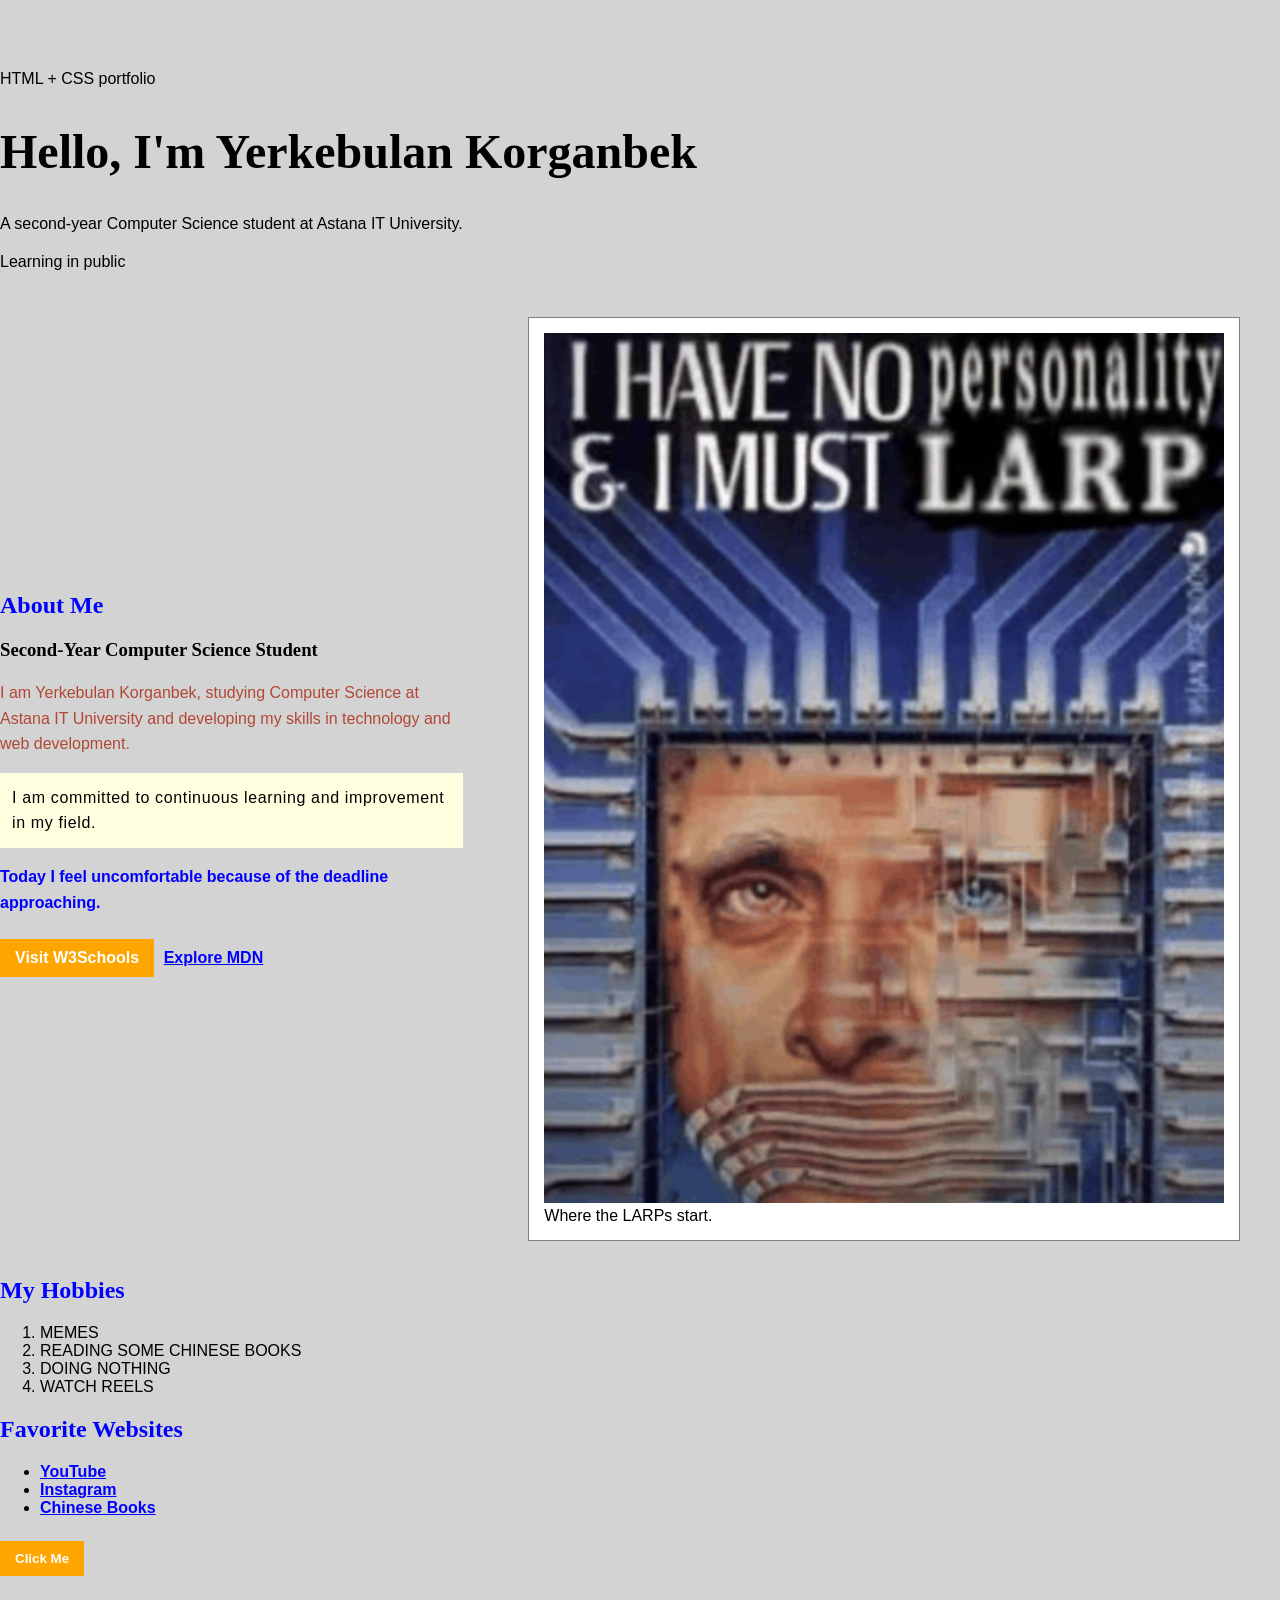
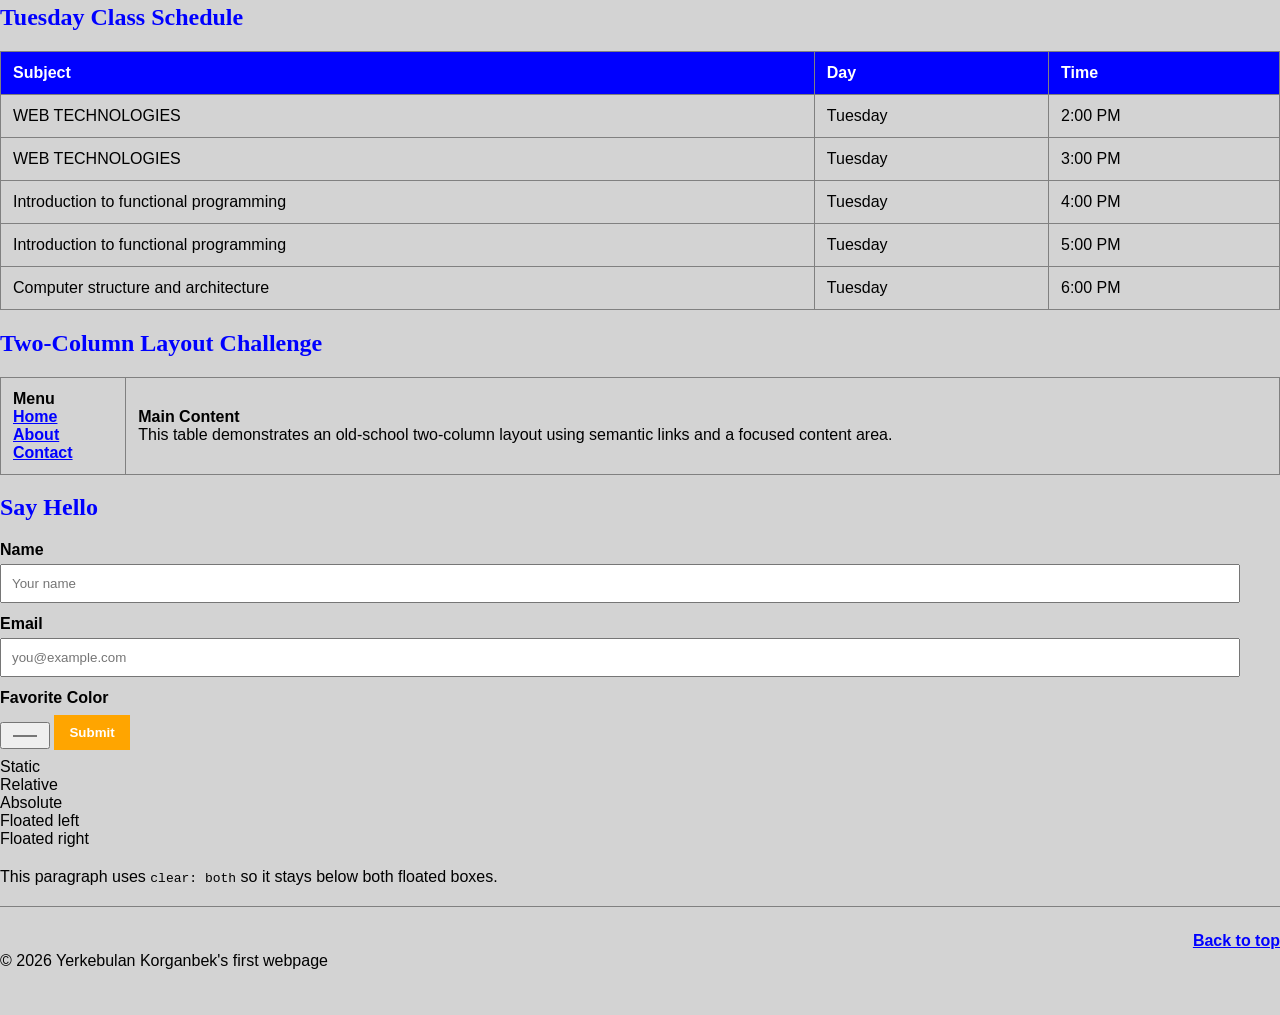
<file: assignment1/index.html>
<!DOCTYPE html>
<html lang="en">
<head>
	<meta charset="UTF-8">
	<meta name="viewport" content="width=device-width, initial-scale=1.0">
	<title>My First Webpage</title>
	<link rel="icon" type="image/png" href="favicon.png">
	<link rel="stylesheet" href="style.css">
	<style>
		.internal-note {
			letter-spacing: 0.04em;
		}
	</style>
</head>
<body>
	<div class="page-shell">
		<header class="site-header" id="top">
			<div>
				<p class="eyebrow">HTML + CSS portfolio</p>
				<h1 id="main-heading">Hello, I'm Yerkebulan Korganbek</h1>
				<p class="tagline">A second-year Computer Science student at Astana IT University.</p>
			</div>
			<div class="status-badge" aria-label="Current status">Learning in public</div>
		</header>

		<main>
			<section class="intro section-grid" aria-labelledby="about-heading">
				<div>
					<h2 id="about-heading">About Me</h2>
					<h3>Second-Year Computer Science Student</h3>
					<p style="color: #b24735;">I am Yerkebulan Korganbek, studying Computer Science at Astana IT University and developing my skills in technology and web development.</p>
					<p class="highlight internal-note">I am committed to continuous learning and improvement in my field.</p>
					<p class="mood">Today I feel uncomfortable because of the deadline approaching.</p>
					<a class="button-link" href="https://www.w3schools.com/" target="_blank" rel="noopener">Visit W3Schools</a>
					<a class="text-link" href="https://developer.mozilla.org/" target="_blank" rel="noopener">Explore MDN</a>
				</div>
				<figure class="profile-card">
					<img src="profile.jpg" alt="Profile photo of Yerkebulan Korganbek">
					<figcaption>Where the LARPs start.</figcaption>
				</figure>
			</section>

			<section class="section-grid two-panels" aria-label="Personal details">
				<div class="panel">
					<h2>My Hobbies</h2>
					<ol>
						<li>MEMES</li>
						<li>READING SOME CHINESE BOOKS</li>
						<li>DOING NOTHING</li>
						<li>WATCH REELS</li>
					</ol>
				</div>
				<div class="panel">
					<h2>Favorite Websites</h2>
					<ul>
						<li><a href="https://www.youtube.com/" target="_blank" rel="noopener">YouTube</a></li>
						<li><a href="https://www.instagram.com/" target="_blank" rel="noopener">Instagram</a></li>
						<li><a href="https://www.69shuba.com/" target="_blank" rel="noopener">Chinese Books</a></li>
					</ul>
					<button type="button">Click Me</button>
				</div>
			</section>

			<section class="panel schedule-panel" aria-labelledby="schedule-heading">
				<h2 id="schedule-heading">Tuesday Class Schedule</h2>
				<div class="table-wrap">
					<table>
						<thead>
							<tr><th>Subject</th><th>Day</th><th>Time</th></tr>
						</thead>
						<tbody>
							<tr><td>WEB TECHNOLOGIES</td><td>Tuesday</td><td>2:00 PM</td></tr>
							<tr><td>WEB TECHNOLOGIES</td><td>Tuesday</td><td>3:00 PM</td></tr>
							<tr><td>Introduction to functional programming</td><td>Tuesday</td><td>4:00 PM</td></tr>
                            <tr><td>Introduction to functional programming</td><td>Tuesday</td><td>5:00 PM</td></tr>
                            <tr><td>Computer structure and architecture</td><td>Tuesday</td><td>6:00 PM</td></tr>
						</tbody>
					</table>
				</div>
			</section>

			<section class="layout-challenge" aria-labelledby="layout-heading">
				<h2 id="layout-heading">Two-Column Layout Challenge</h2>
				<table class="layout-table">
					<tr>
						<td class="menu-column"><strong>Menu</strong><br><a href="#top">Home</a><br><a href="#about-heading">About</a><br><a href="#contact-heading">Contact</a></td>
						<td><strong>Main Content</strong><br>This table demonstrates an old-school two-column layout using semantic links and a focused content area.</td>
					</tr>
				</table>
			</section>

			<section class="panel contact-panel" aria-labelledby="contact-heading">
				<h2 id="contact-heading">Say Hello</h2>
				<form action="#" method="post">
					<label for="name">Name</label>
					<input id="name" name="name" type="text" placeholder="Your name" required>
					<label for="email">Email</label>
					<input id="email" name="email" type="email" placeholder="you@example.com" required>
					<label for="color">Favorite Color</label>
					<input id="color" name="color" type="color" value="#e76f51">
					<button type="submit">Submit</button>
				</form>
			</section>

			<section class="position-demo" aria-label="CSS positioning examples">
				<div class="position-box static-box">Static</div>
				<div class="position-box relative-box">Relative</div>
				<div class="position-box absolute-box">Absolute</div>
			</section>

			<section class="float-demo" aria-label="CSS float and clear examples">
				<div class="float-box float-left">Floated left</div>
				<div class="float-box float-right">Floated right</div>
				<p class="clear-fix">This paragraph uses <code>clear: both</code> so it stays below both floated boxes.</p>
			</section>
		</main>

		<footer class="site-footer">
			<p>&copy; 2026 Yerkebulan Korganbek's first webpage</p>
			<a href="#top">Back to top</a>
		</footer>
	</div>
</body>
</html>
</file>
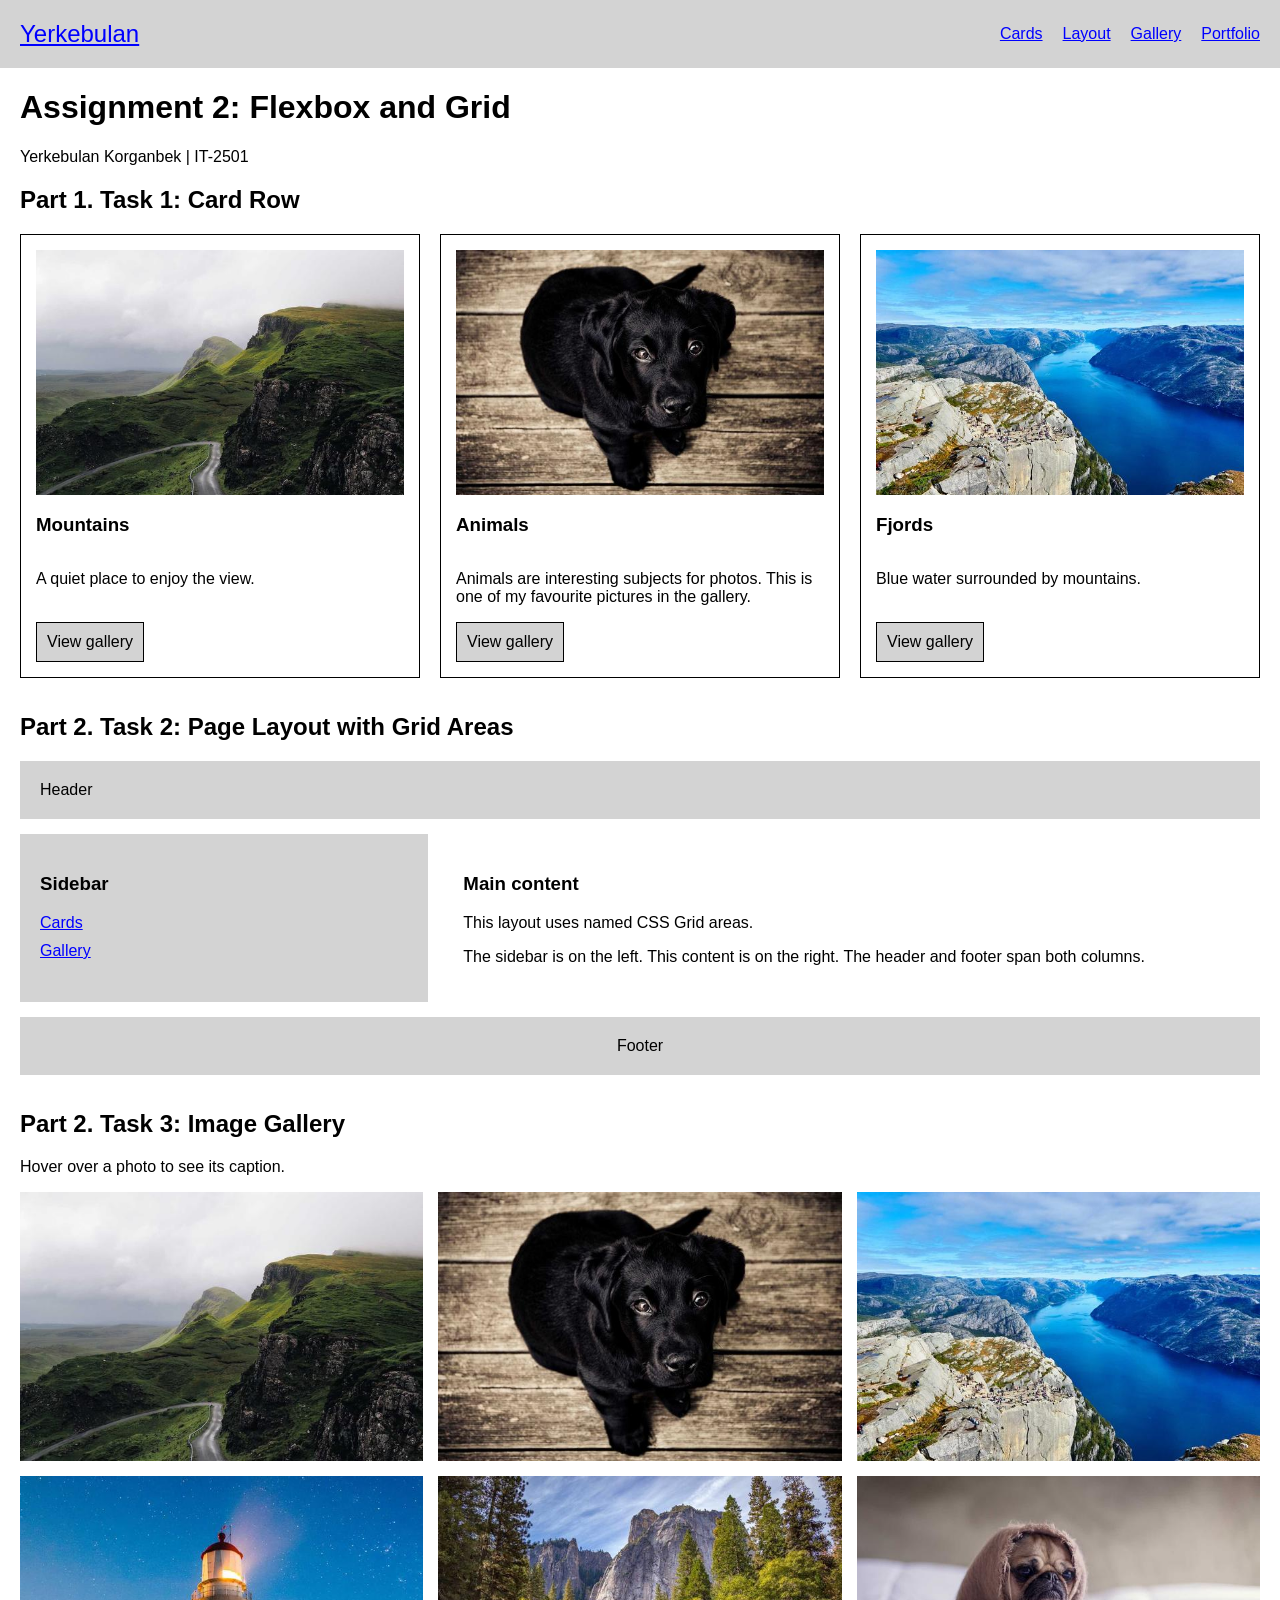
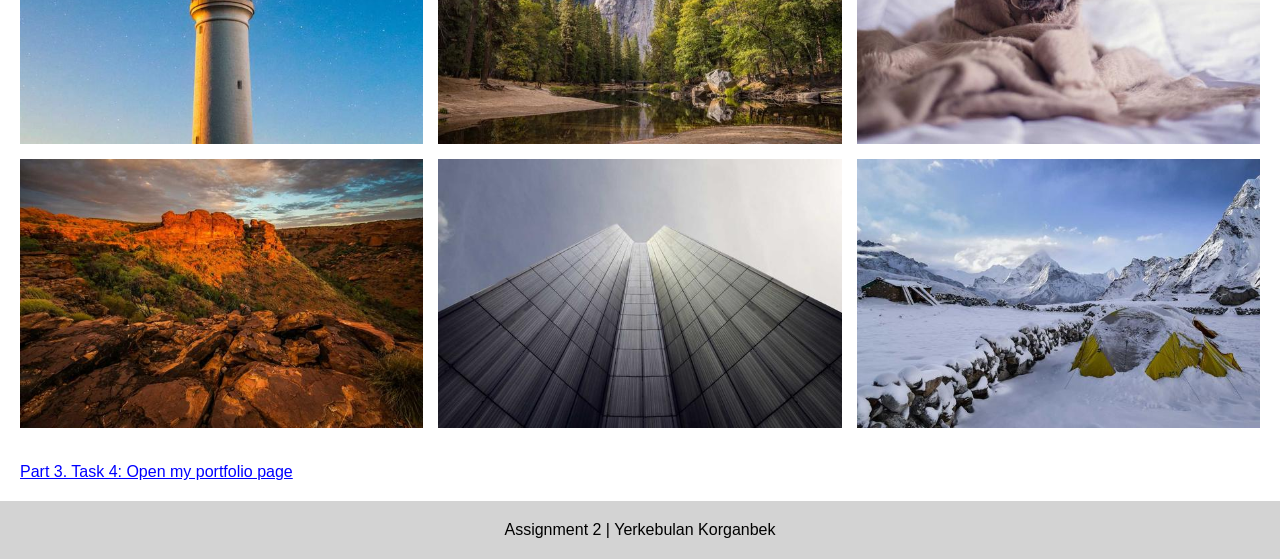
<file: assignment2/index.html>
<!DOCTYPE html>
<html lang="en">
<head>
    <meta charset="UTF-8">
    <meta name="viewport" content="width=device-width, initial-scale=1.0">
    <title>Assignment 2 - Flexbox and Grid</title>
    <link rel="stylesheet" href="style.css">
</head>
<body>
    <header class="navbar" id="navigation">
        <a class="logo" href="index.html">Yerkebulan</a>
        <nav aria-label="Main navigation">
            <ul class="nav-links">
                <li><a href="#cards">Cards</a></li>
                <li><a href="#layout">Layout</a></li>
                <li><a href="#gallery">Gallery</a></li>
                <li><a href="portfolio.html">Portfolio</a></li>
            </ul>
        </nav>
    </header>

    <main class="container">
        <h1>Assignment 2: Flexbox and Grid</h1>
        <p>Yerkebulan Korganbek | IT-2501</p>
        <section id="cards">
            <h2>Part 1. Task 1: Card Row</h2>
            <div class="card-row">
                <article class="card">
                    <img src="images/photo1.jpg" alt="Mountain landscape">
                    <h3>Mountains</h3>
                    <p>A quiet place to enjoy the view.</p>
                    <form action="#gallery"><button type="submit">View gallery</button></form>
                </article>
                <article class="card">
                    <img src="images/photo2.jpg" alt="A black dog on a wooden floor">
                    <h3>Animals</h3>
                    <p>Animals are interesting subjects for photos. This is one of my favourite pictures in the gallery.</p>
                    <form action="#gallery"><button type="submit">View gallery</button></form>
                </article>
                <article class="card">
                    <img src="images/photo3.jpg" alt="Blue water between rocky cliffs">
                    <h3>Fjords</h3>
                    <p>Blue water surrounded by mountains.</p>
                    <form action="#gallery"><button type="submit">View gallery</button></form>
                </article>
            </div>
        </section>
        <section id="layout">
            <h2>Part 2. Task 2: Page Layout with Grid Areas</h2>
            <div class="page-grid">
                <header class="grid-header">Header</header>
                <aside class="grid-sidebar">
                    <h3>Sidebar</h3>
                    <a href="#cards">Cards</a>
                    <a href="#gallery">Gallery</a>
                </aside>
                <div class="grid-main">
                    <h3>Main content</h3>
                    <p>This layout uses named CSS Grid areas.</p>
                    <p>The sidebar is on the left. This content is on the right. The header and footer span both columns.</p>
                </div>
                <footer class="grid-footer">Footer</footer>
            </div>
        </section>
        <section id="gallery">
            <h2>Part 2. Task 3: Image Gallery</h2>
            <p>Hover over a photo to see its caption.</p>
            <div class="gallery">
                <div class="photo"><img src="images/photo1.jpg" alt="Mountain landscape"><p class="caption">Mountains</p></div>
                <div class="photo"><img src="images/photo2.jpg" alt="A black dog on a wooden floor"><p class="caption">A black dog</p></div>
                <div class="photo"><img src="images/photo3.jpg" alt="Blue water between rocky cliffs"><p class="caption">Fjord</p></div>
                <div class="photo"><img src="images/photo4.jpg" alt="A lighthouse under a blue sky"><p class="caption">Lighthouse</p></div>
                <div class="photo"><img src="images/photo5.jpg" alt="A river through a forest"><p class="caption">Forest river</p></div>
                <div class="photo"><img src="images/photo6.jpg" alt="A pug wrapped in a blanket"><p class="caption">Pug</p></div>
                <div class="photo"><img src="images/photo7.jpg" alt="Red rocky hills at sunset"><p class="caption">Rocky hills</p></div>
                <div class="photo"><img src="images/photo8.jpg" alt="Looking up at a glass building"><p class="caption">City building</p></div>
                <div class="photo"><img src="images/photo9.jpg" alt="A snowy mountain landscape"><p class="caption">Snowy mountains</p></div>
            </div>
        </section>
        <p><a href="portfolio.html">Part 3. Task 4: Open my portfolio page</a></p>
    </main>
    <footer class="site-footer">Assignment 2 | Yerkebulan Korganbek</footer>
</body>
</html>
</file>
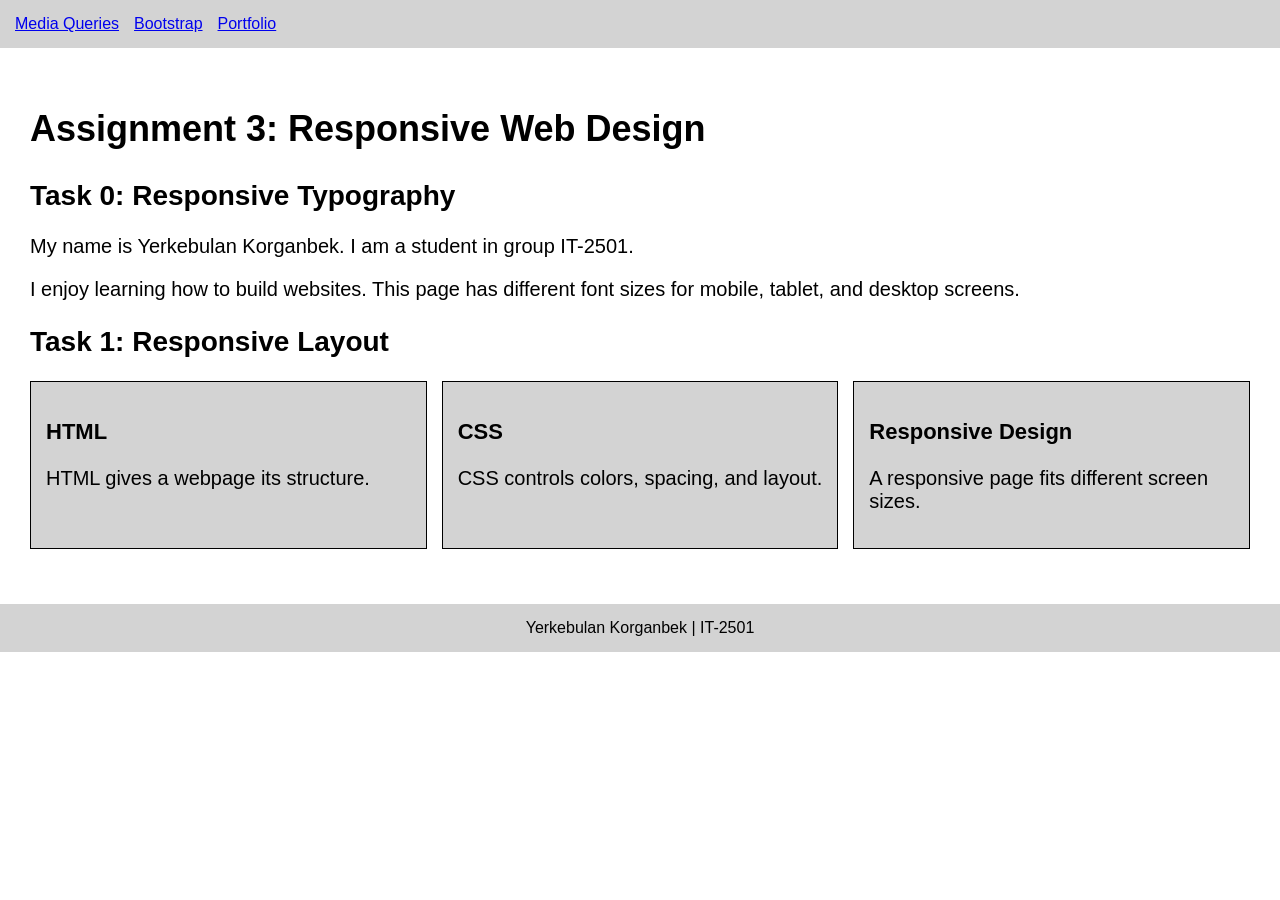
<file: assignment3/index.html>
<!DOCTYPE html>
<html lang="en">
<head>
    <meta charset="UTF-8">
    <meta name="viewport" content="width=device-width, initial-scale=1.0">
    <title>Assignment 3 - Media Queries</title>
    <link rel="stylesheet" href="style.css">
</head>
<body>
    <header class="simple-header">
        <nav class="simple-nav" aria-label="Main navigation">
            <a href="index.html" aria-current="page">Media Queries</a>
            <a href="bootstrap.html">Bootstrap</a>
            <a href="portfolio.html">Portfolio</a>
        </nav>
    </header>
    <main class="page">
        <section id="typography">
            <h1>Assignment 3: Responsive Web Design</h1>
            <h2>Task 0: Responsive Typography</h2>
            <p>My name is Yerkebulan Korganbek. I am a student in group IT-2501.</p>
            <p>I enjoy learning how to build websites. This page has different font sizes for mobile, tablet, and desktop screens.</p>
        </section>
        <section id="boxes">
            <h2>Task 1: Responsive Layout</h2>
            <div class="boxes">
                <div class="box">
                    <h3>HTML</h3>
                    <p>HTML gives a webpage its structure.</p>
                </div>
                <div class="box">
                    <h3>CSS</h3>
                    <p>CSS controls colors, spacing, and layout.</p>
                </div>
                <div class="box">
                    <h3>Responsive Design</h3>
                    <p>A responsive page fits different screen sizes.</p>
                </div>
            </div>
        </section>
    </main>
    <footer>Yerkebulan Korganbek | IT-2501</footer>
</body>
</html>
</file>
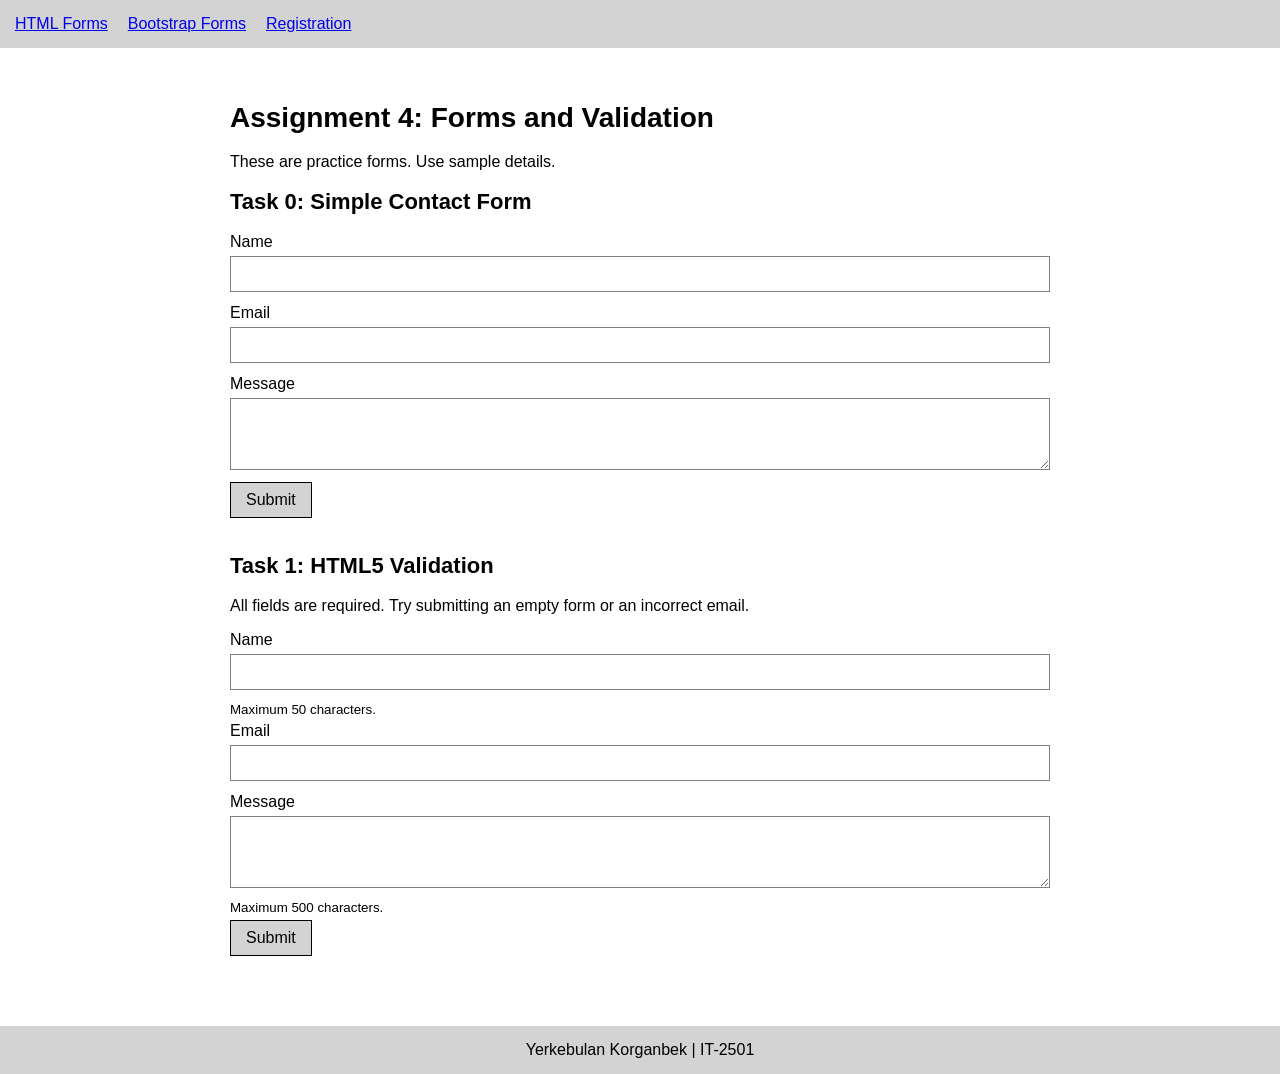
<file: assignment4/index.html>
<!DOCTYPE html>
<html lang="en">
<head>
    <meta charset="UTF-8">
    <meta name="viewport" content="width=device-width, initial-scale=1.0">
    <title>Assignment 4 - HTML Forms</title>
    <link rel="stylesheet" href="style.css">
</head>
<body>
    <header>
        <nav>
            <a href="index.html">HTML Forms</a>
            <a href="bootstrap.html">Bootstrap Forms</a>
            <a href="registration.html">Registration</a>
        </nav>
    </header>
    <main class="page">
        <h1>Assignment 4: Forms and Validation</h1>
        <p>These are practice forms. Use sample details.</p>
        <section id="task0">
            <h2>Task 0: Simple Contact Form</h2>
            <form class="basic-form" action="complete.html" method="get">
                <label for="basic-name">Name</label>
                <input id="basic-name" name="name" type="text">
                <label for="basic-email">Email</label>
                <input id="basic-email" name="email" type="email">
                <label for="basic-message">Message</label>
                <textarea id="basic-message" name="message" rows="3"></textarea>
                <button type="submit">Submit</button>
            </form>
        </section>
        <section id="task1">
            <h2>Task 1: HTML5 Validation</h2>
            <p>All fields are required. Try submitting an empty form or an incorrect email.</p>
            <form class="basic-form" action="complete.html" method="get">
                <label for="html-name">Name</label>
                <input id="html-name" name="name" type="text" maxlength="50" required aria-describedby="name-help">
                <small id="name-help">Maximum 50 characters.</small>
                <label for="html-email">Email</label>
                <input id="html-email" name="email" type="email" required>
                <label for="html-message">Message</label>
                <textarea id="html-message" name="message" rows="3" maxlength="500" required aria-describedby="message-help"></textarea>
                <small id="message-help">Maximum 500 characters.</small>
                <button type="submit">Submit</button>
            </form>
        </section>
    </main>
    <footer>Yerkebulan Korganbek | IT-2501</footer>
</body>
</html>
</file>
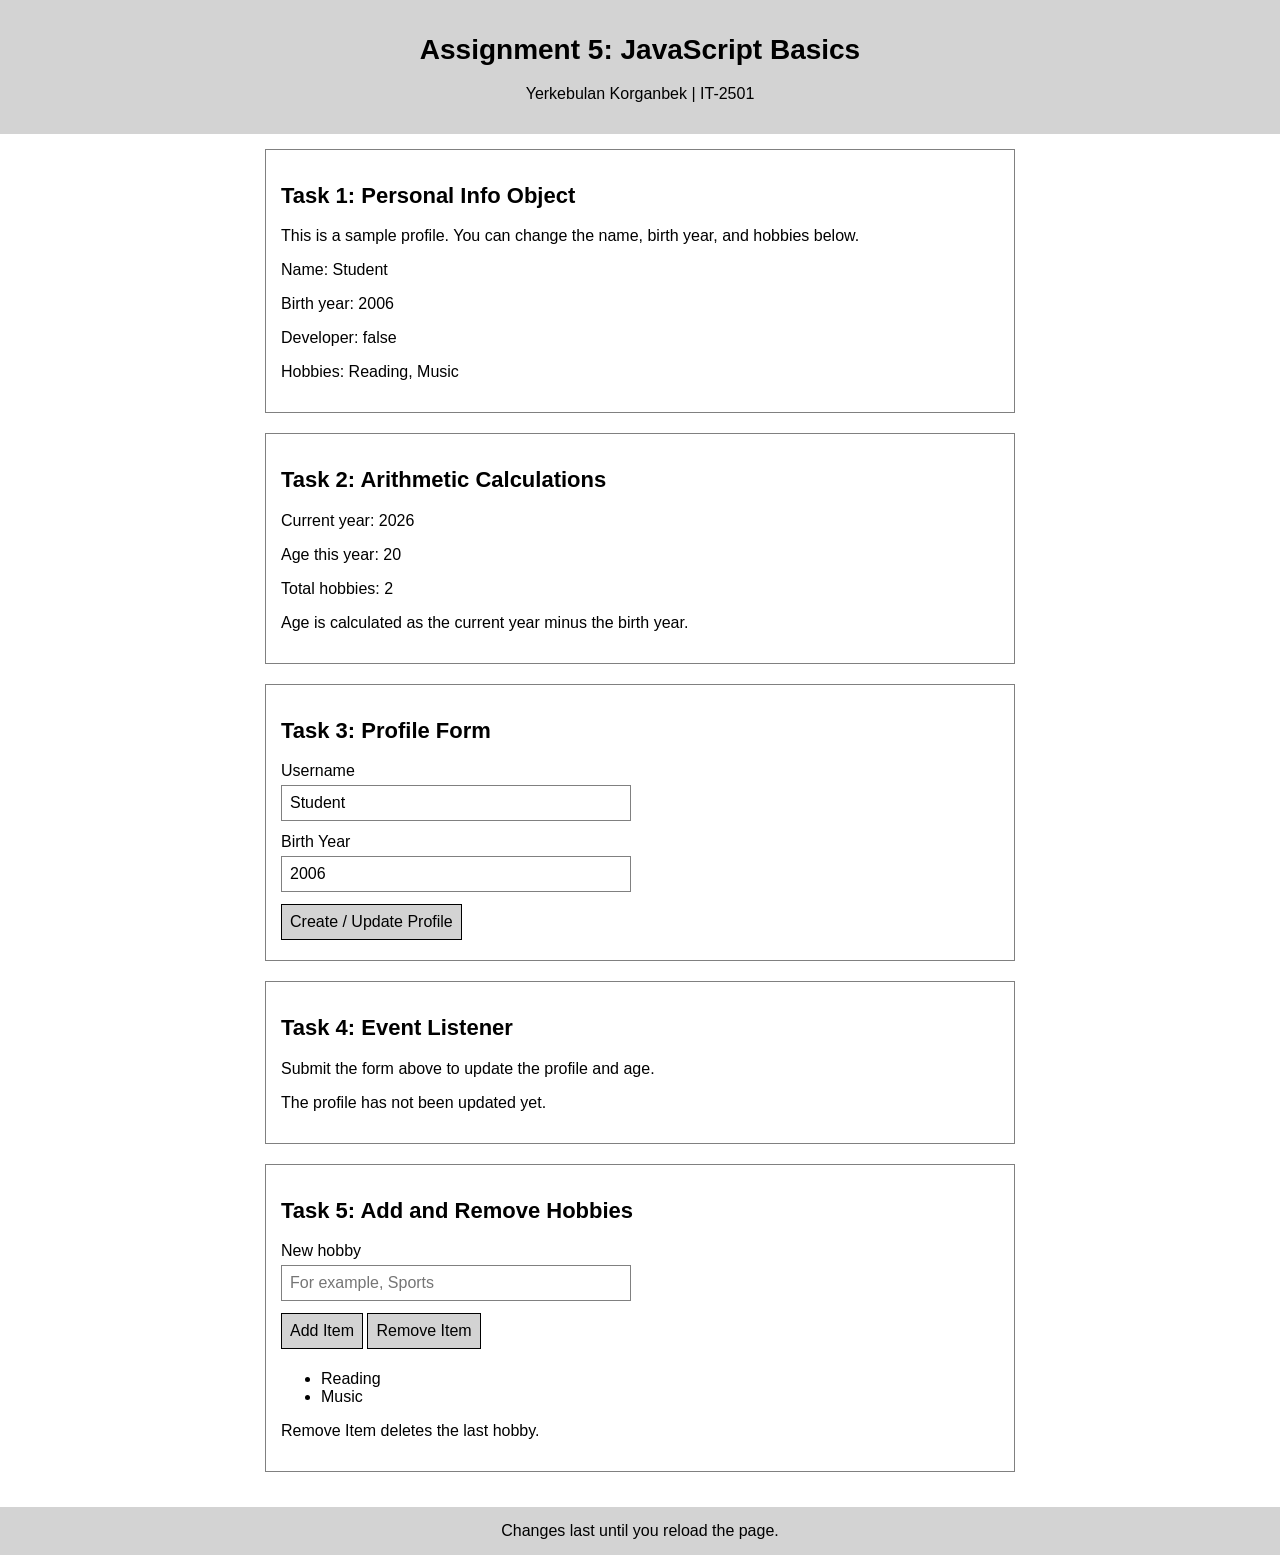
<file: assignment5/index.html>
<!DOCTYPE html>
<html lang="en">
<head>
    <meta charset="UTF-8">
    <meta name="viewport" content="width=device-width, initial-scale=1">
    <title>Assignment 5 - JavaScript Basics</title>
    <link rel="stylesheet" href="style.css">
</head>
<body>
    <header>
        <h1>Assignment 5: JavaScript Basics</h1>
        <p>Yerkebulan Korganbek | IT-2501</p>
    </header>
    <main>
        <section id="task1">
            <h2>Task 1: Personal Info Object</h2>
            <p>This is a sample profile. You can change the name, birth year, and hobbies below.</p>
            <p>Name: <span id="profile-name"></span></p>
            <p>Birth year: <span id="profile-year"></span></p>
            <p>Developer: <span id="profile-developer"></span></p>
            <p>Hobbies: <span id="profile-hobbies"></span></p>
        </section>

        <section id="task2">
            <h2>Task 2: Arithmetic Calculations</h2>
            <p>Current year: <span id="current-year"></span></p>
            <p>Age this year: <span id="profile-age"></span></p>
            <p>Total hobbies: <span id="hobby-count"></span></p>
            <p>Age is calculated as the current year minus the birth year.</p>
        </section>

        <section id="task3">
            <h2>Task 3: Profile Form</h2>
            <form id="profile-form">
                <label for="username">Username</label>
                <input id="username" type="text" maxlength="50" required>

                <label for="birth-year">Birth Year</label>
                <input id="birth-year" type="number" min="1900" step="1" required>

                <button type="submit">Create / Update Profile</button>
            </form>
        </section>

        <section id="task4">
            <h2>Task 4: Event Listener</h2>
            <p>Submit the form above to update the profile and age.</p>
            <p id="profile-message" role="status">The profile has not been updated yet.</p>
        </section>

        <section id="task5">
            <h2>Task 5: Add and Remove Hobbies</h2>
            <label for="new-hobby">New hobby</label>
            <input id="new-hobby" type="text" maxlength="50" placeholder="For example, Sports">
            <button id="add-item" type="button">Add Item</button>
            <button id="remove-item" type="button">Remove Item</button>
            <ul id="hobby-list"></ul>
            <p id="list-message" role="status">Remove Item deletes the last hobby.</p>
        </section>
    </main>
    <footer>Changes last until you reload the page.</footer>
    <script src="script.js"></script>
</body>
</html>
</file>
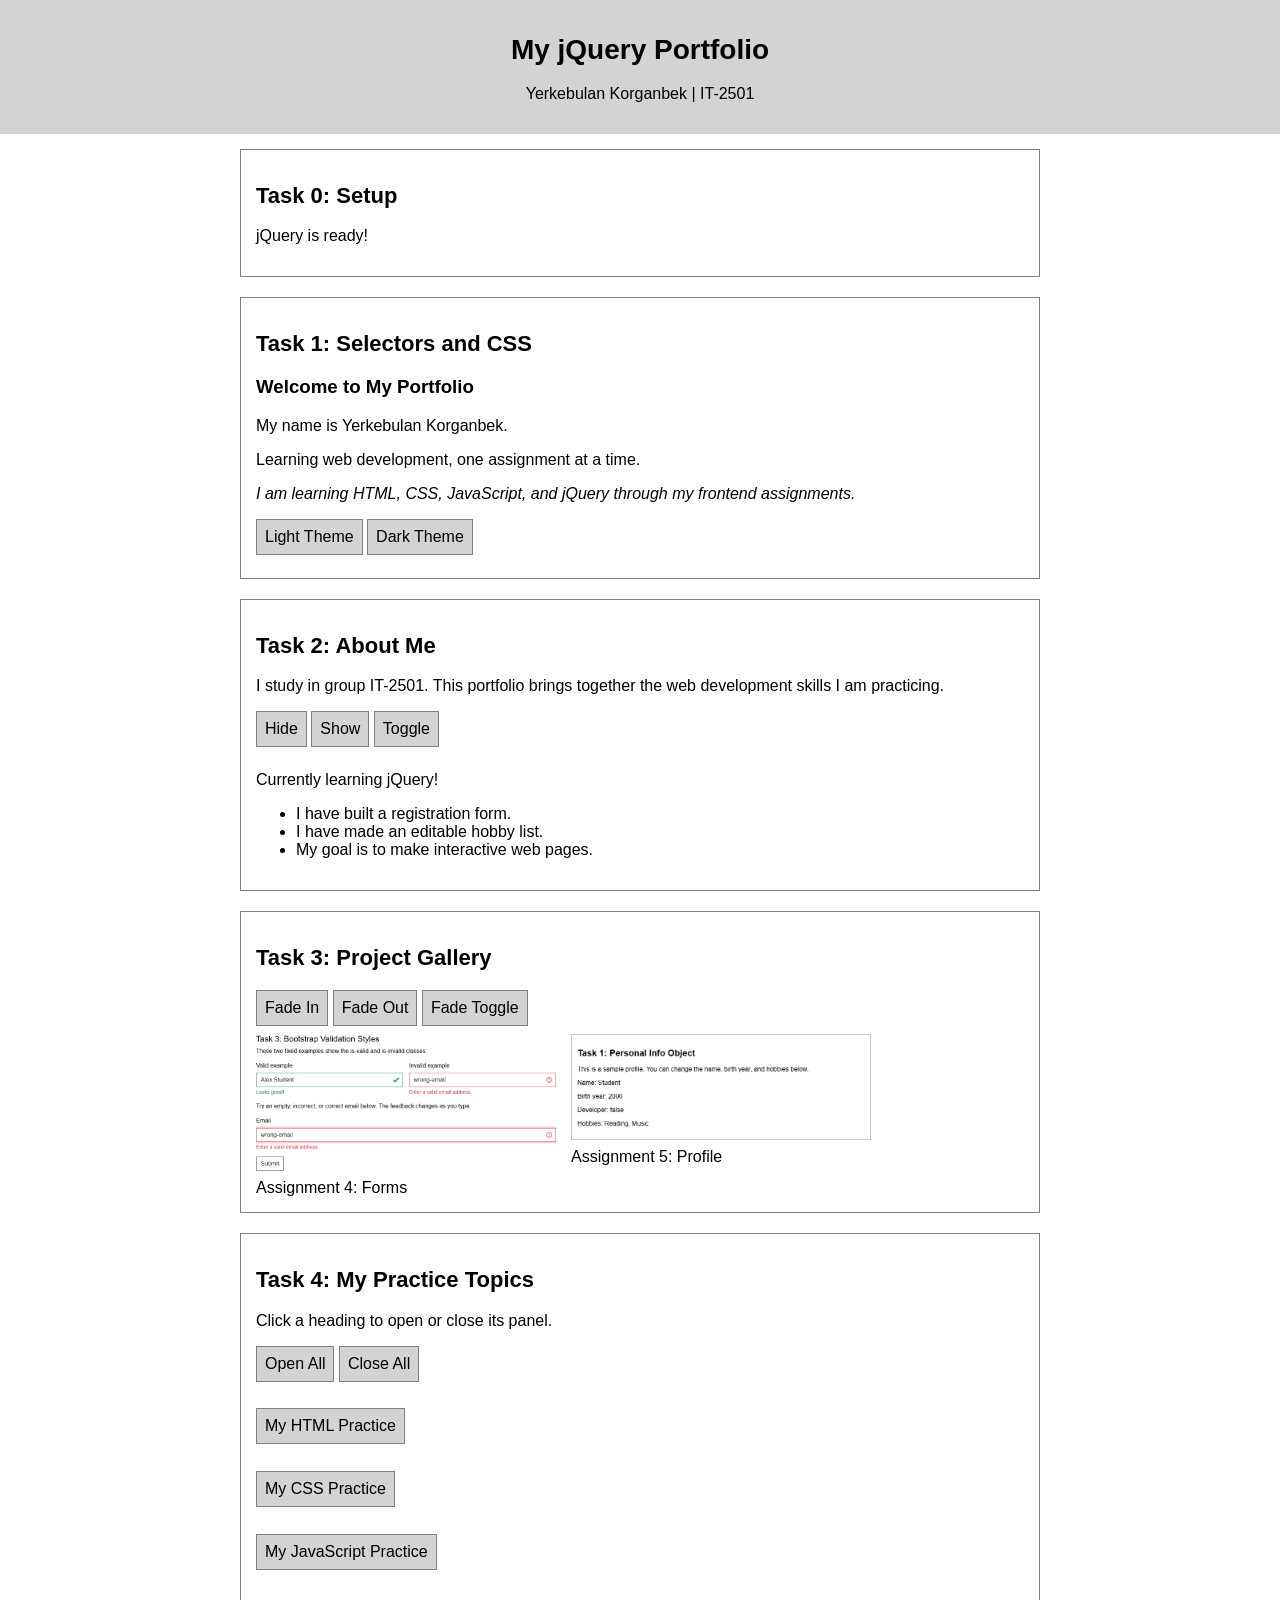
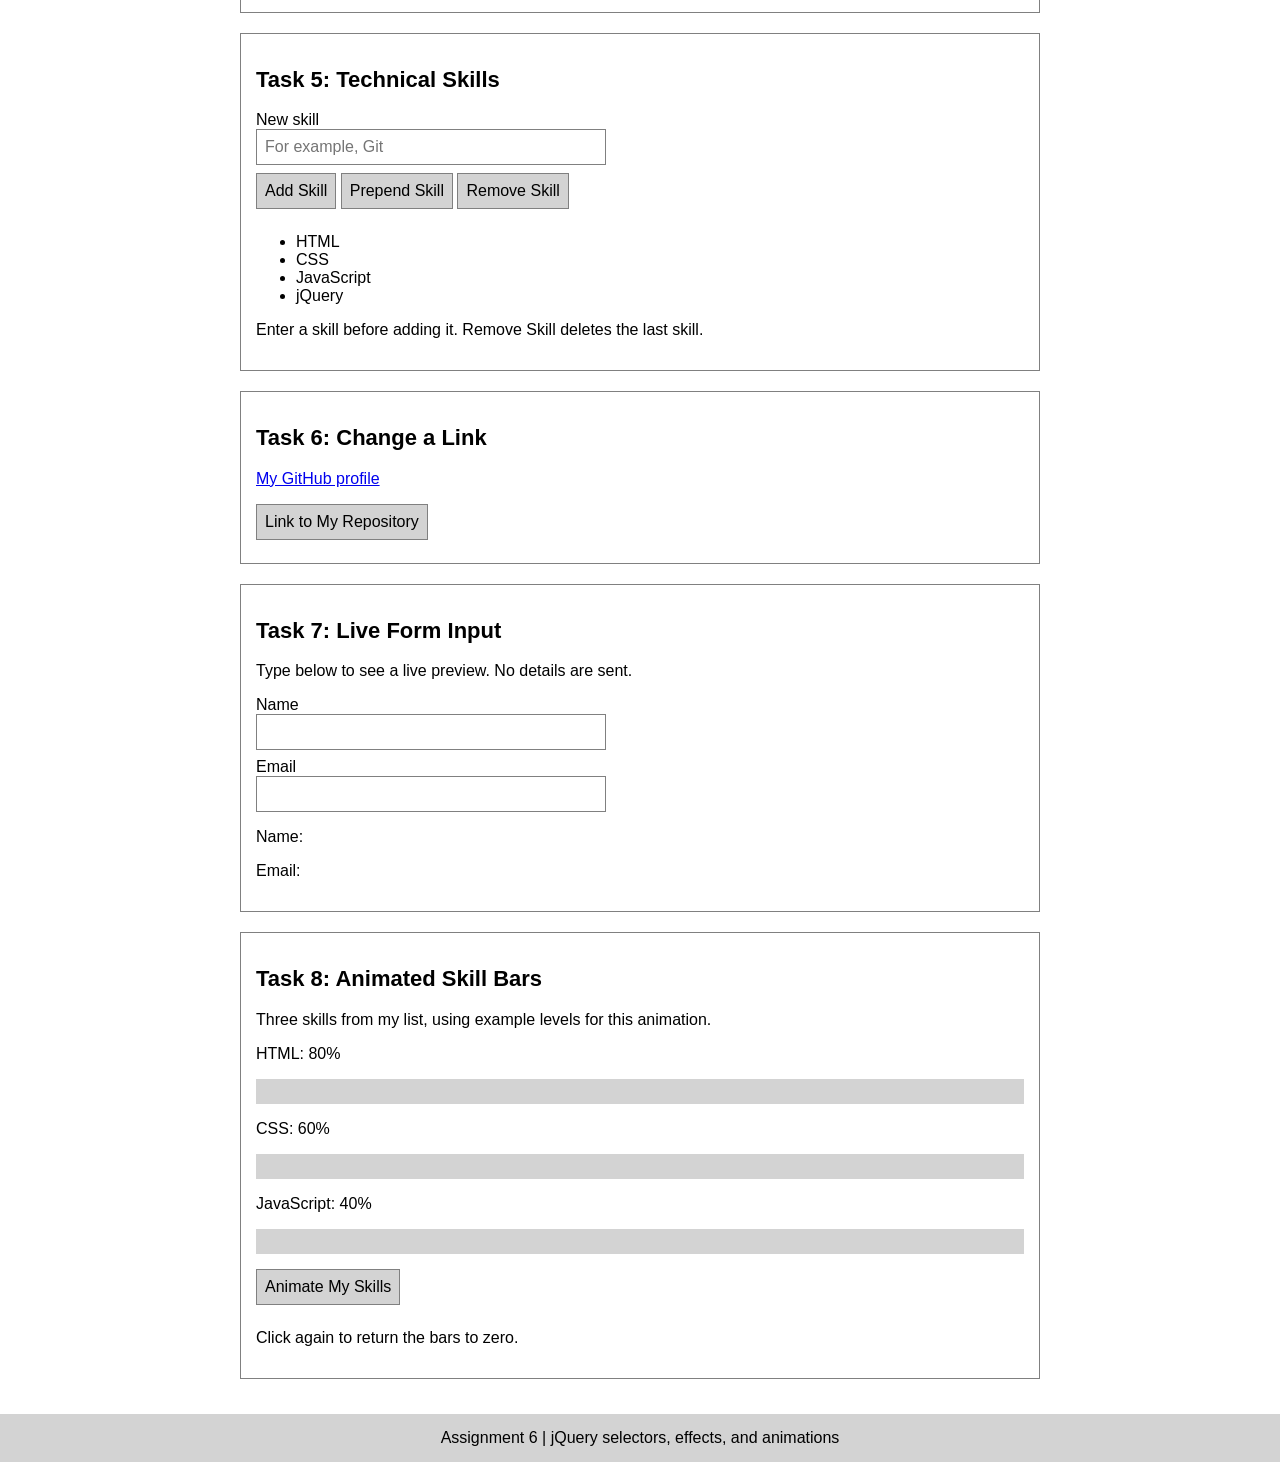
<file: assignment6/index.html>
<!DOCTYPE html>
<html lang="en">
<head>
    <meta charset="UTF-8">
    <meta name="viewport" content="width=device-width, initial-scale=1">
    <title>Assignment 6 - jQuery Portfolio</title>
    <link rel="stylesheet" href="style.css">
</head>
<body>
    <header>
        <h1>My jQuery Portfolio</h1>
        <p>Yerkebulan Korganbek | IT-2501</p>
    </header>
    <main>
        <section id="task0">
            <h2>Task 0: Setup</h2>
            <p id="ready-message">Loading jQuery...</p>
        </section>

        <section id="task1">
            <h2>Task 1: Selectors and CSS</h2>
            <h3>Welcome to My Portfolio</h3>
            <p>My name is Yerkebulan Korganbek.</p>
            <p id="headline">Frontend student</p>
            <p class="intro">I am learning HTML, CSS, JavaScript, and jQuery through my frontend assignments.</p>
            <button id="light-theme" type="button">Light Theme</button>
            <button id="dark-theme" type="button">Dark Theme</button>
        </section>

        <section id="task2">
            <h2>Task 2: About Me</h2>
            <p>I study in group IT-2501. This portfolio brings together the web development skills I am practicing.</p>
            <button id="hide-about" type="button">Hide</button>
            <button id="show-about" type="button">Show</button>
            <button id="toggle-about" type="button">Toggle</button>
            <div id="about-details">
                <p>Currently learning jQuery!</p>
                <ul>
                    <li>I have built a registration form.</li>
                    <li>I have made an editable hobby list.</li>
                    <li>My goal is to make interactive web pages.</li>
                </ul>
            </div>
        </section>

        <section id="task3">
            <h2>Task 3: Project Gallery</h2>
            <button id="fade-in" type="button">Fade In</button>
            <button id="fade-out" type="button">Fade Out</button>
            <button id="fade-toggle" type="button">Fade Toggle</button>
            <div class="gallery">
                <figure>
                    <img class="gallery-image" src="images/forms.png" alt="My Bootstrap form with validation feedback">
                    <figcaption>Assignment 4: Forms</figcaption>
                </figure>
                <figure>
                    <img class="gallery-image" src="images/profile.png" alt="My JavaScript profile and sample data">
                    <figcaption>Assignment 5: Profile</figcaption>
                </figure>
            </div>
        </section>

        <section id="task4">
            <h2>Task 4: My Practice Topics</h2>
            <p>Click a heading to open or close its panel.</p>
            <button id="open-panels" type="button">Open All</button>
            <button id="close-panels" type="button">Close All</button>

            <h3><button id="html-topic" class="panel-button" type="button">My HTML Practice</button></h3>
            <div id="html-panel" class="panel">
                <p>I use HTML to add headings, forms, lists, and links.</p>
            </div>
            <h3><button id="css-topic" class="panel-button" type="button">My CSS Practice</button></h3>
            <div id="css-panel" class="panel">
                <p>I use CSS to change fonts, colors, spacing, and layout.</p>
            </div>
            <h3><button id="js-topic" class="panel-button" type="button">My JavaScript Practice</button></h3>
            <div id="js-panel" class="panel">
                <p>I use JavaScript to respond to clicks and update page content.</p>
            </div>
        </section>

        <section id="task5">
            <h2>Task 5: Technical Skills</h2>
            <label for="new-skill">New skill</label>
            <input id="new-skill" type="text" maxlength="50" placeholder="For example, Git">
            <button id="add-skill" type="button">Add Skill</button>
            <button id="prepend-skill" type="button">Prepend Skill</button>
            <button id="remove-skill" type="button">Remove Skill</button>
            <ul id="skill-list">
                <li>HTML</li>
                <li>CSS</li>
                <li>JavaScript</li>
                <li>jQuery</li>
            </ul>
            <p>Enter a skill before adding it. Remove Skill deletes the last skill.</p>
        </section>

        <section id="task6">
            <h2>Task 6: Change a Link</h2>
            <p><a id="social-link" href="https://github.com/Erkosh-IT">My GitHub profile</a></p>
            <button id="change-link" type="button">Link to My Repository</button>
        </section>

        <section id="task7">
            <h2>Task 7: Live Form Input</h2>
            <p>Type below to see a live preview. No details are sent.</p>
            <form id="preview-form">
                <label for="visitor-name">Name</label>
                <input id="visitor-name" type="text" maxlength="50">
                <label for="visitor-email">Email</label>
                <input id="visitor-email" type="email" maxlength="100">
            </form>
            <p>Name: <span id="name-preview"></span></p>
            <p>Email: <span id="email-preview"></span></p>
        </section>

        <section id="task8">
            <h2>Task 8: Animated Skill Bars</h2>
            <p>Three skills from my list, using example levels for this animation.</p>
            <p>HTML: 80%</p>
            <div class="bar-track"><div id="html-bar" class="skill-bar"></div></div>
            <p>CSS: 60%</p>
            <div class="bar-track"><div id="css-bar" class="skill-bar"></div></div>
            <p>JavaScript: 40%</p>
            <div class="bar-track"><div id="js-bar" class="skill-bar"></div></div>
            <button id="animate-skills" type="button">Animate My Skills</button>
            <p>Click again to return the bars to zero.</p>
        </section>
    </main>
    <footer>Assignment 6 | jQuery selectors, effects, and animations</footer>
    <script src="https://code.jquery.com/jquery-3.7.1.min.js"></script>
    <script src="script.js"></script>
</body>
</html>
</file>
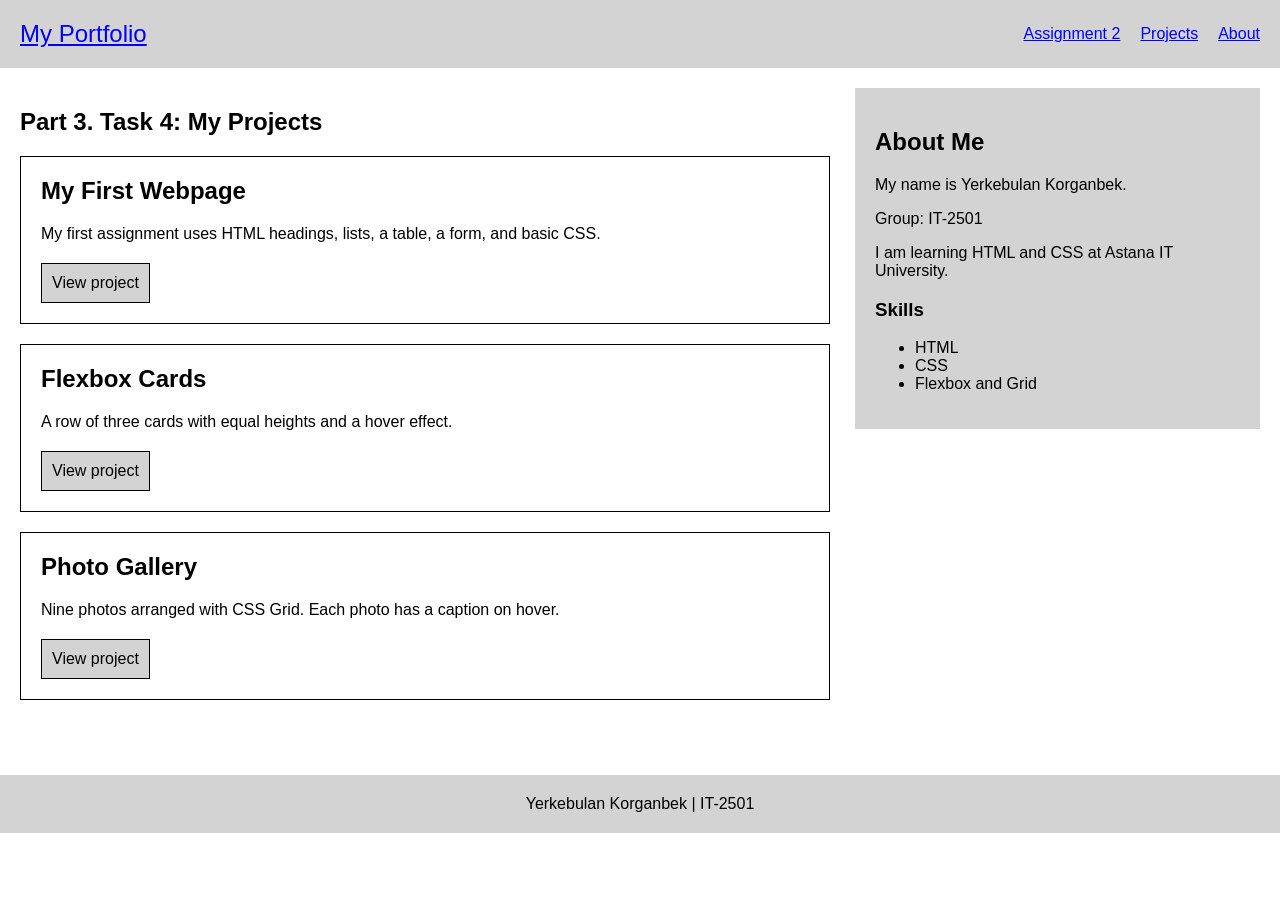
<file: assignment2/portfolio.html>
<!DOCTYPE html>
<html lang="en">
<head>
    <meta charset="UTF-8">
    <meta name="viewport" content="width=device-width, initial-scale=1.0">
    <title>My Portfolio - Assignment 2</title>
    <link rel="stylesheet" href="style.css">
</head>
<body>
    <header class="navbar">
        <a class="logo" href="portfolio.html">My Portfolio</a>
        <nav aria-label="Main navigation">
            <ul class="nav-links">
                <li><a href="index.html">Assignment 2</a></li>
                <li><a href="#projects">Projects</a></li>
                <li><a href="#about">About</a></li>
            </ul>
        </nav>
    </header>
    <main class="container portfolio-grid">
        <section id="projects">
            <h1>Part 3. Task 4: My Projects</h1>
            <article class="project-card">
                <h2>My First Webpage</h2>
                <p>My first assignment uses HTML headings, lists, a table, a form, and basic CSS.</p>
                <form action="../assignment1/index.html"><button type="submit">View project</button></form>
            </article>
            <article class="project-card">
                <h2>Flexbox Cards</h2>
                <p>A row of three cards with equal heights and a hover effect.</p>
                <form action="index.html#cards"><button type="submit">View project</button></form>
            </article>
            <article class="project-card">
                <h2>Photo Gallery</h2>
                <p>Nine photos arranged with CSS Grid. Each photo has a caption on hover.</p>
                <form action="index.html#gallery"><button type="submit">View project</button></form>
            </article>
        </section>
        <aside class="about" id="about">
            <h2>About Me</h2>
            <p>My name is Yerkebulan Korganbek.</p>
            <p>Group: IT-2501</p>
            <p>I am learning HTML and CSS at Astana IT University.</p>
            <h3>Skills</h3>
            <ul>
                <li>HTML</li>
                <li>CSS</li>
                <li>Flexbox and Grid</li>
            </ul>
        </aside>
    </main>
    <footer class="site-footer">Yerkebulan Korganbek | IT-2501</footer>
</body>
</html>
</file>
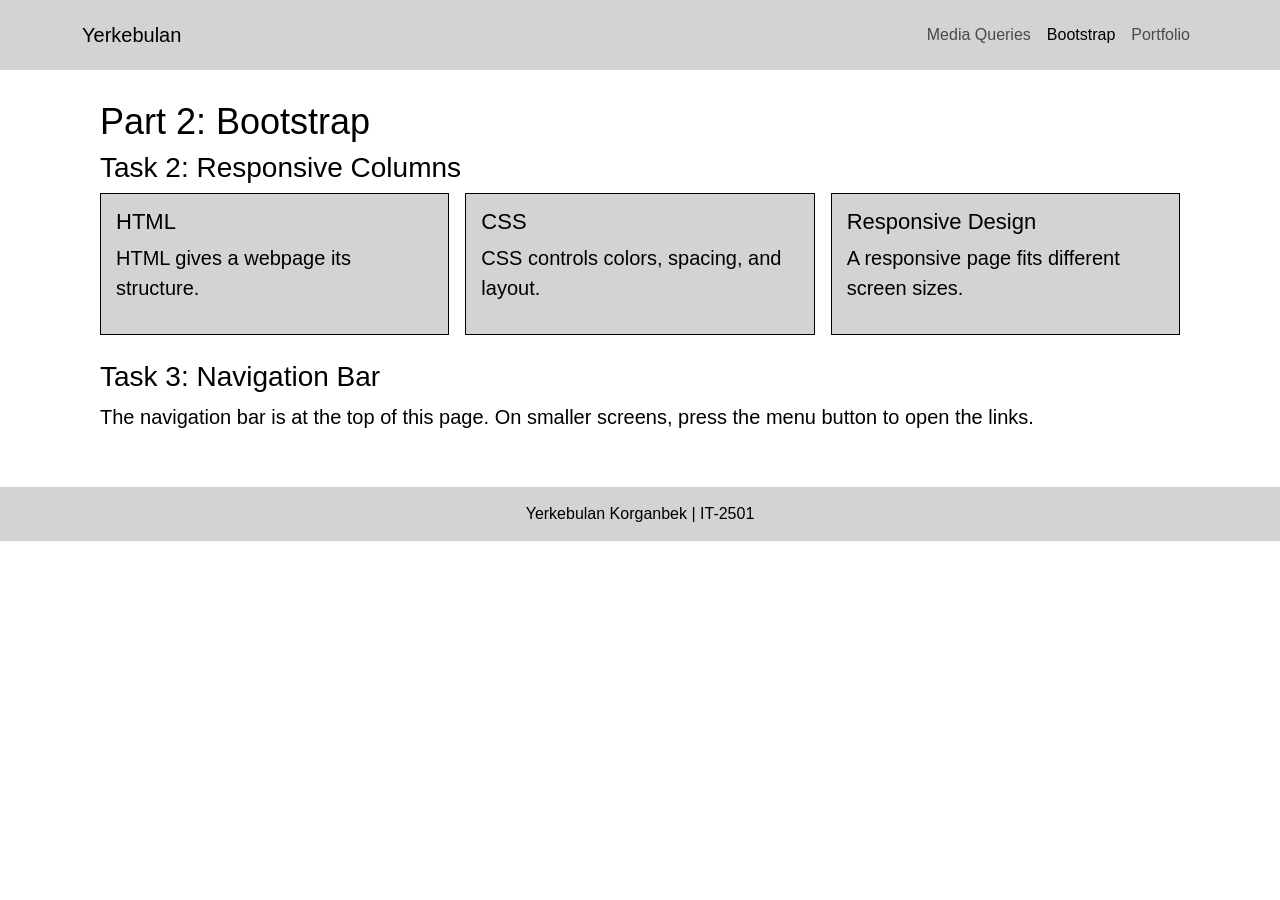
<file: assignment3/bootstrap.html>
<!DOCTYPE html>
<html lang="en">
<head>
    <meta charset="UTF-8">
    <meta name="viewport" content="width=device-width, initial-scale=1.0">
    <title>Assignment 3 - Bootstrap</title>
    <link rel="stylesheet" href="css/bootstrap.min.css">
    <link rel="stylesheet" href="style.css">
</head>
<body>
    <header id="navigation">
        <nav class="navbar navbar-expand-lg" aria-label="Main navigation">
            <div class="container">
                <a class="navbar-brand" href="index.html">Yerkebulan</a>
                <button class="navbar-toggler" type="button" data-bs-toggle="collapse" data-bs-target="#menu" aria-controls="menu" aria-expanded="false" aria-label="Toggle navigation">
                    <span class="navbar-toggler-icon"></span>
                </button>
                <div class="collapse navbar-collapse" id="menu">
                    <ul class="navbar-nav ms-auto">
                        <li class="nav-item"><a class="nav-link" href="index.html">Media Queries</a></li>
                        <li class="nav-item"><a class="nav-link active" href="bootstrap.html" aria-current="page">Bootstrap</a></li>
                        <li class="nav-item"><a class="nav-link" href="portfolio.html">Portfolio</a></li>
                    </ul>
                </div>
            </div>
        </nav>
    </header>
    <main class="container page">
        <h1>Part 2: Bootstrap</h1>
        <section id="columns">
            <h2>Task 2: Responsive Columns</h2>
            <div class="row g-3">
                <div class="col-12 col-md-6 col-lg-4">
                    <div class="box">
                        <h3>HTML</h3>
                        <p>HTML gives a webpage its structure.</p>
                    </div>
                </div>
                <div class="col-12 col-md-6 col-lg-4">
                    <div class="box">
                        <h3>CSS</h3>
                        <p>CSS controls colors, spacing, and layout.</p>
                    </div>
                </div>
                <div class="col-12 col-md-6 col-lg-4">
                    <div class="box">
                        <h3>Responsive Design</h3>
                        <p>A responsive page fits different screen sizes.</p>
                    </div>
                </div>
            </div>
        </section>
        <section id="navbar-task">
            <h2>Task 3: Navigation Bar</h2>
            <p>The navigation bar is at the top of this page. On smaller screens, press the menu button to open the links.</p>
        </section>
    </main>
    <footer>Yerkebulan Korganbek | IT-2501</footer>
    <script src="js/bootstrap.bundle.min.js"></script>
</body>
</html>
</file>
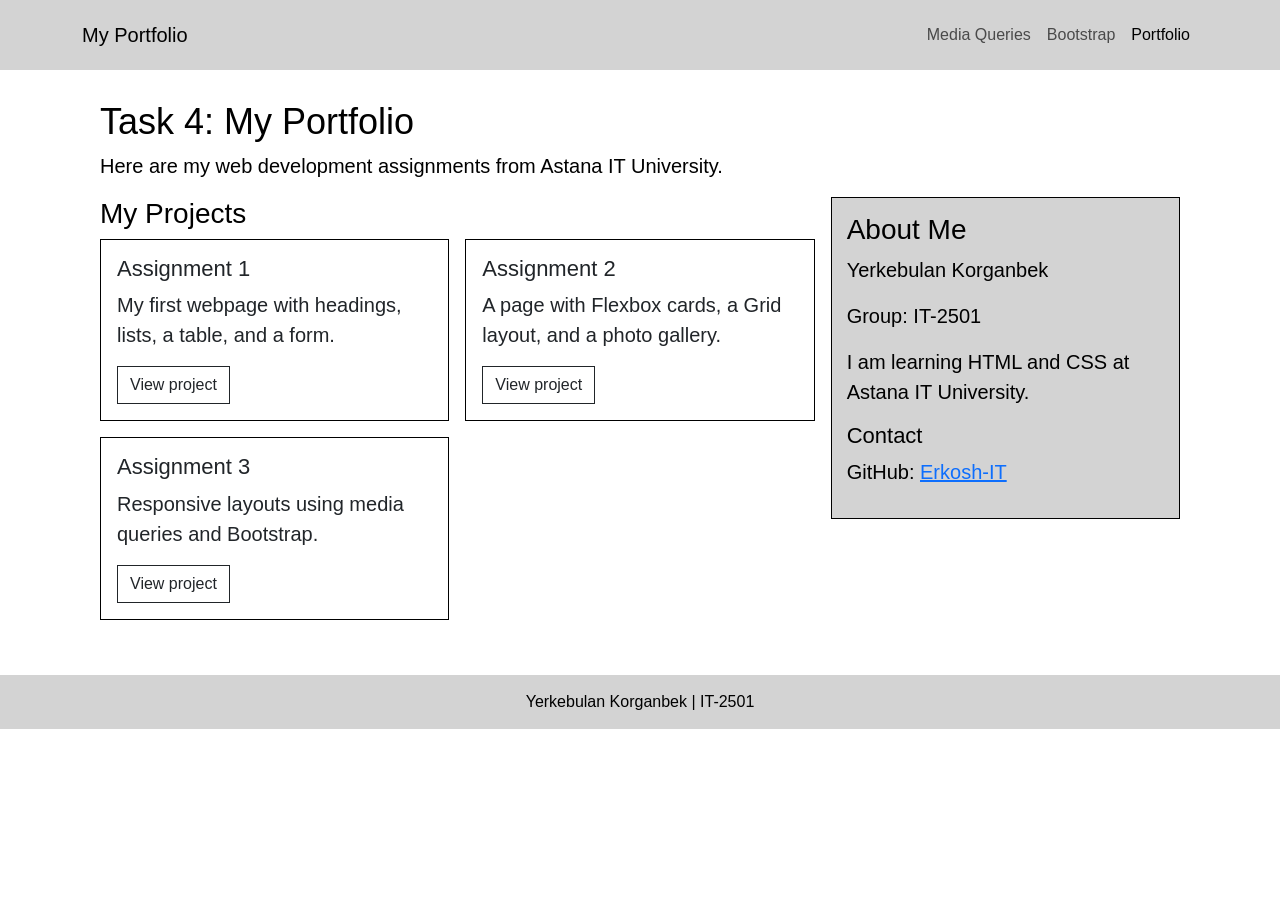
<file: assignment3/portfolio.html>
<!DOCTYPE html>
<html lang="en">
<head>
    <meta charset="UTF-8">
    <meta name="viewport" content="width=device-width, initial-scale=1.0">
    <title>Assignment 3 - My Portfolio</title>
    <link rel="stylesheet" href="css/bootstrap.min.css">
    <link rel="stylesheet" href="style.css">
</head>
<body>
    <header>
        <nav class="navbar navbar-expand-lg" aria-label="Main navigation">
            <div class="container">
                <a class="navbar-brand" href="portfolio.html">My Portfolio</a>
                <button class="navbar-toggler" type="button" data-bs-toggle="collapse" data-bs-target="#menu" aria-controls="menu" aria-expanded="false" aria-label="Toggle navigation">
                    <span class="navbar-toggler-icon"></span>
                </button>
                <div class="collapse navbar-collapse" id="menu">
                    <ul class="navbar-nav ms-auto">
                        <li class="nav-item"><a class="nav-link" href="index.html">Media Queries</a></li>
                        <li class="nav-item"><a class="nav-link" href="bootstrap.html">Bootstrap</a></li>
                        <li class="nav-item"><a class="nav-link active" href="portfolio.html" aria-current="page">Portfolio</a></li>
                    </ul>
                </div>
            </div>
        </nav>
    </header>
    <main class="container page">
        <h1>Task 4: My Portfolio</h1>
        <p class="extra-info">Here are my web development assignments from Astana IT University.</p>
        <div class="row g-3">
            <section class="col-12 col-md-8" id="projects">
                <h2>My Projects</h2>
                <div class="row g-3">
                    <div class="col-12 col-lg-6">
                        <article class="card h-100">
                            <div class="card-body">
                                <h3 class="card-title">Assignment 1</h3>
                                <p class="card-text">My first webpage with headings, lists, a table, and a form.</p>
                                <a class="btn btn-outline-dark" href="../assignment1/index.html">View project</a>
                            </div>
                        </article>
                    </div>
                    <div class="col-12 col-lg-6">
                        <article class="card h-100">
                            <div class="card-body">
                                <h3 class="card-title">Assignment 2</h3>
                                <p class="card-text">A page with Flexbox cards, a Grid layout, and a photo gallery.</p>
                                <a class="btn btn-outline-dark" href="../assignment2/index.html">View project</a>
                            </div>
                        </article>
                    </div>
                    <div class="col-12 col-lg-6">
                        <article class="card h-100">
                            <div class="card-body">
                                <h3 class="card-title">Assignment 3</h3>
                                <p class="card-text">Responsive layouts using media queries and Bootstrap.</p>
                                <a class="btn btn-outline-dark" href="index.html">View project</a>
                            </div>
                        </article>
                    </div>
                </div>
            </section>
            <aside class="col-12 col-md-4" id="about">
                <div class="box">
                    <h2>About Me</h2>
                    <p>Yerkebulan Korganbek</p>
                    <p>Group: IT-2501</p>
                    <p>I am learning HTML and CSS at Astana IT University.</p>
                    <h3>Contact</h3>
                    <p>GitHub: <a href="https://github.com/Erkosh-IT">Erkosh-IT</a></p>
                </div>
            </aside>
        </div>
    </main>
    <footer>Yerkebulan Korganbek | IT-2501</footer>
    <script src="js/bootstrap.bundle.min.js"></script>
</body>
</html>
</file>
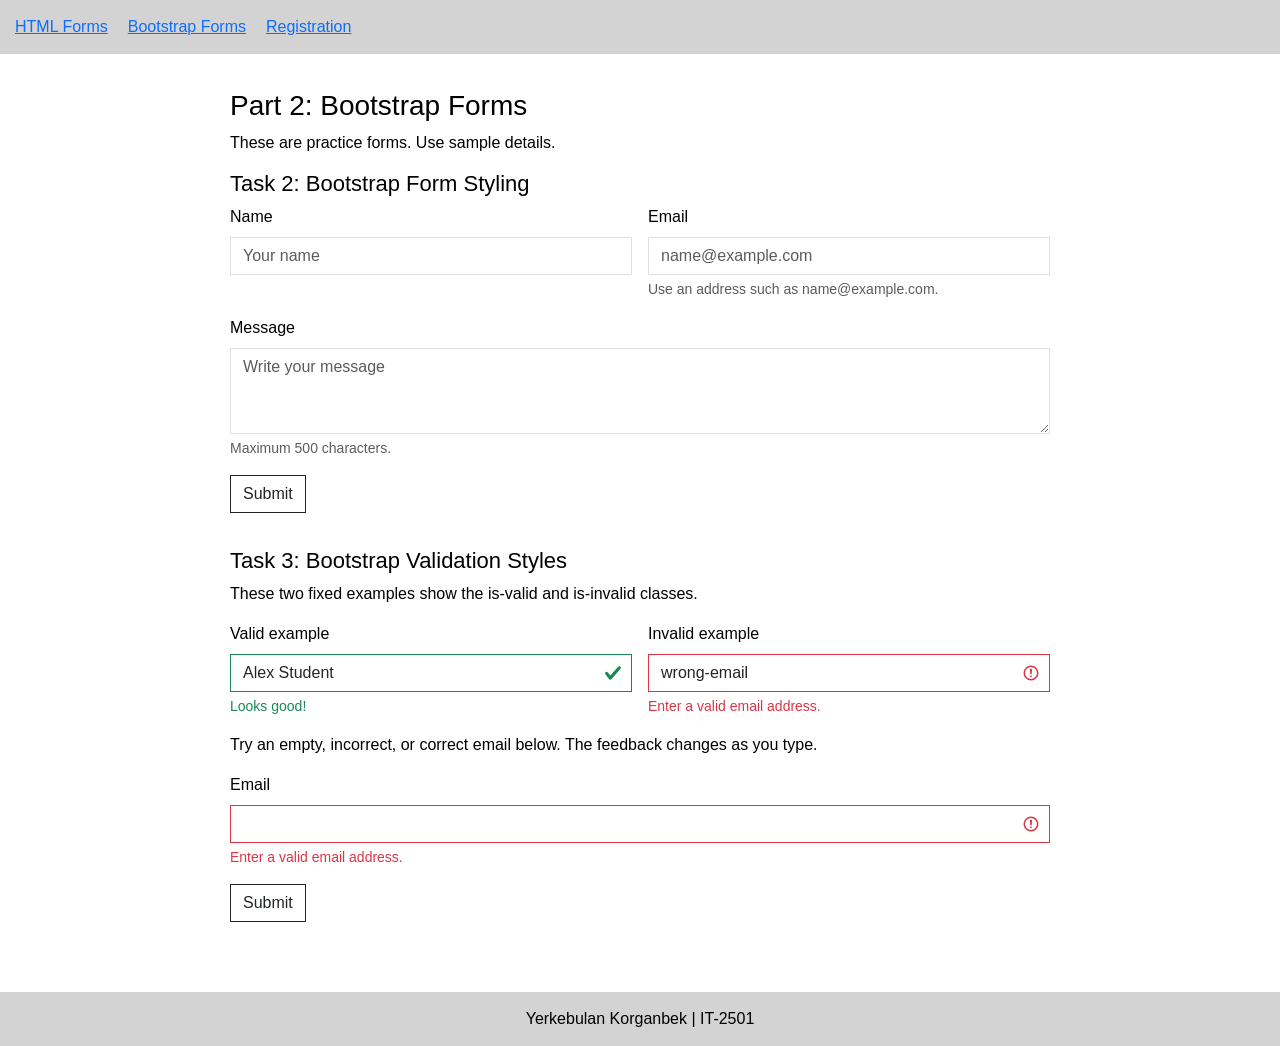
<file: assignment4/bootstrap.html>
<!DOCTYPE html>
<html lang="en">
<head>
    <meta charset="UTF-8">
    <meta name="viewport" content="width=device-width, initial-scale=1.0">
    <title>Assignment 4 - Bootstrap Forms</title>
    <link rel="stylesheet" href="css/bootstrap.min.css">
    <link rel="stylesheet" href="style.css">
</head>
<body>
    <header>
        <nav>
            <a href="index.html">HTML Forms</a>
            <a href="bootstrap.html">Bootstrap Forms</a>
            <a href="registration.html">Registration</a>
        </nav>
    </header>
    <main class="page">
        <h1>Part 2: Bootstrap Forms</h1>
        <p>These are practice forms. Use sample details.</p>
        <section id="task2">
            <h2>Task 2: Bootstrap Form Styling</h2>
            <form class="row g-3" action="complete.html" method="get">
                <div class="col-12 col-md-6">
                    <label for="styled-name" class="form-label">Name</label>
                    <input id="styled-name" name="name" type="text" class="form-control" placeholder="Your name" maxlength="50" required>
                </div>
                <div class="col-12 col-md-6">
                    <label for="styled-email" class="form-label">Email</label>
                    <input id="styled-email" name="email" type="email" class="form-control" placeholder="name@example.com" required aria-describedby="styled-email-help">
                    <div id="styled-email-help" class="form-text">Use an address such as name@example.com.</div>
                </div>
                <div class="col-12">
                    <label for="styled-message" class="form-label">Message</label>
                    <textarea id="styled-message" name="message" class="form-control" rows="3" placeholder="Write your message" maxlength="500" required aria-describedby="styled-message-help"></textarea>
                    <div id="styled-message-help" class="form-text">Maximum 500 characters.</div>
                </div>
                <div class="col-12">
                    <button type="submit" class="btn btn-outline-dark">Submit</button>
                </div>
            </form>
        </section>
        <section id="task3">
            <h2>Task 3: Bootstrap Validation Styles</h2>
            <p>These two fixed examples show the is-valid and is-invalid classes.</p>
            <div class="row g-3">
                <div class="col-12 col-md-6">
                    <label for="valid-example" class="form-label">Valid example</label>
                    <input id="valid-example" type="text" class="form-control is-valid" value="Alex Student" readonly aria-describedby="valid-example-feedback">
                    <div id="valid-example-feedback" class="valid-feedback">Looks good!</div>
                </div>
                <div class="col-12 col-md-6">
                    <label for="invalid-example" class="form-label">Invalid example</label>
                    <input id="invalid-example" type="email" class="form-control is-invalid" value="wrong-email" readonly aria-describedby="invalid-example-feedback">
                    <div id="invalid-example-feedback" class="invalid-feedback">Enter a valid email address.</div>
                </div>
            </div>
            <p class="mt-3">Try an empty, incorrect, or correct email below. The feedback changes as you type.</p>
            <form class="row g-3 was-validated" action="complete.html" method="get">
                <div class="col-12">
                    <label for="feedback-email" class="form-label">Email</label>
                    <input id="feedback-email" name="email" type="email" class="form-control" required aria-describedby="feedback-email-error feedback-email-good">
                    <div id="feedback-email-error" class="invalid-feedback">Enter a valid email address.</div>
                    <div id="feedback-email-good" class="valid-feedback">Looks good!</div>
                </div>
                <div class="col-12">
                    <button type="submit" class="btn btn-outline-dark">Submit</button>
                </div>
            </form>
        </section>
    </main>
    <footer>Yerkebulan Korganbek | IT-2501</footer>
</body>
</html>
</file>
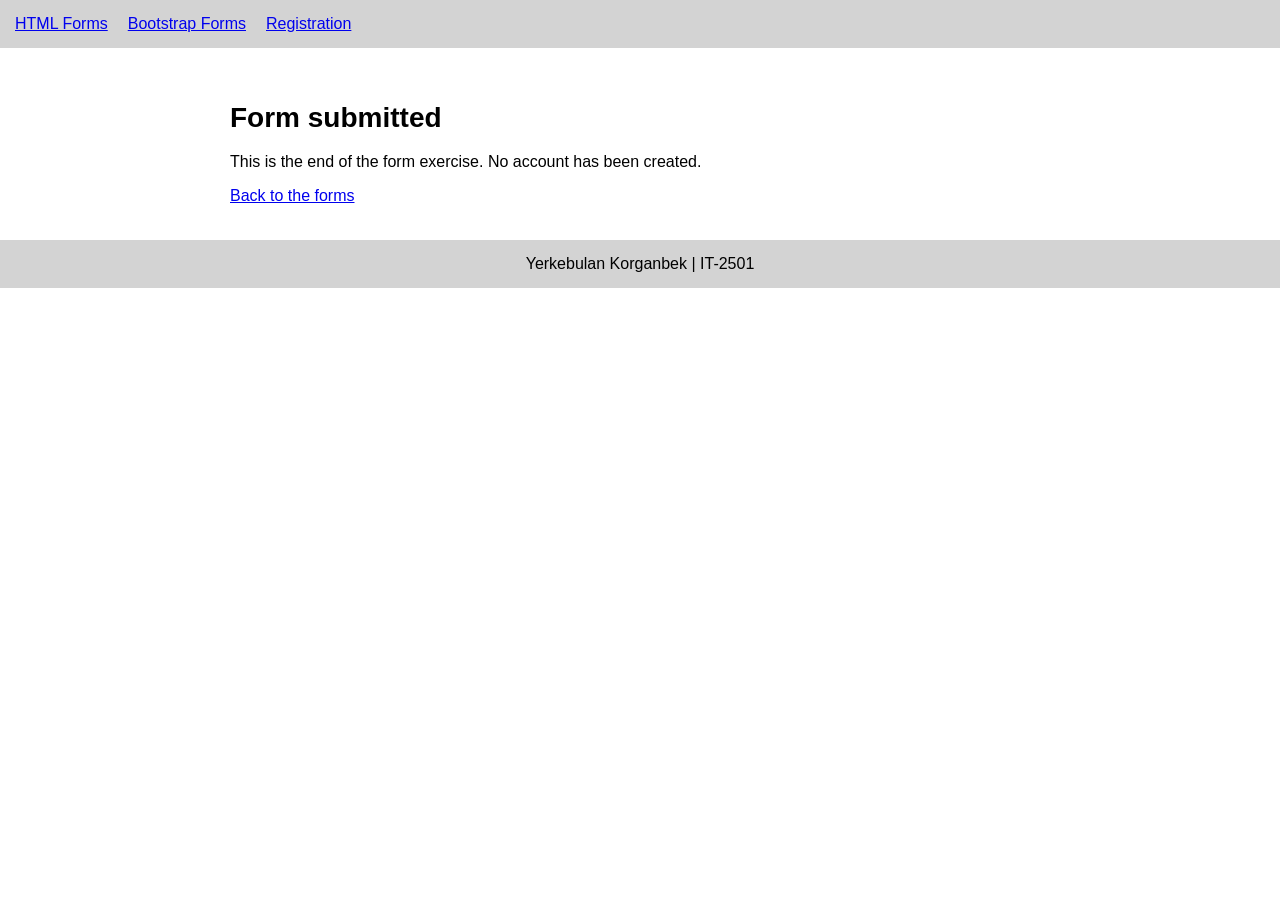
<file: assignment4/complete.html>
<!DOCTYPE html>
<html lang="en">
<head>
    <meta charset="UTF-8">
    <meta name="viewport" content="width=device-width, initial-scale=1.0">
    <title>Assignment 4 - Complete</title>
    <link rel="stylesheet" href="style.css">
</head>
<body>
    <header>
        <nav>
            <a href="index.html">HTML Forms</a>
            <a href="bootstrap.html">Bootstrap Forms</a>
            <a href="registration.html">Registration</a>
        </nav>
    </header>
    <main class="page">
        <h1>Form submitted</h1>
        <p>This is the end of the form exercise. No account has been created.</p>
        <a href="index.html">Back to the forms</a>
    </main>
    <footer>Yerkebulan Korganbek | IT-2501</footer>
</body>
</html>
</file>
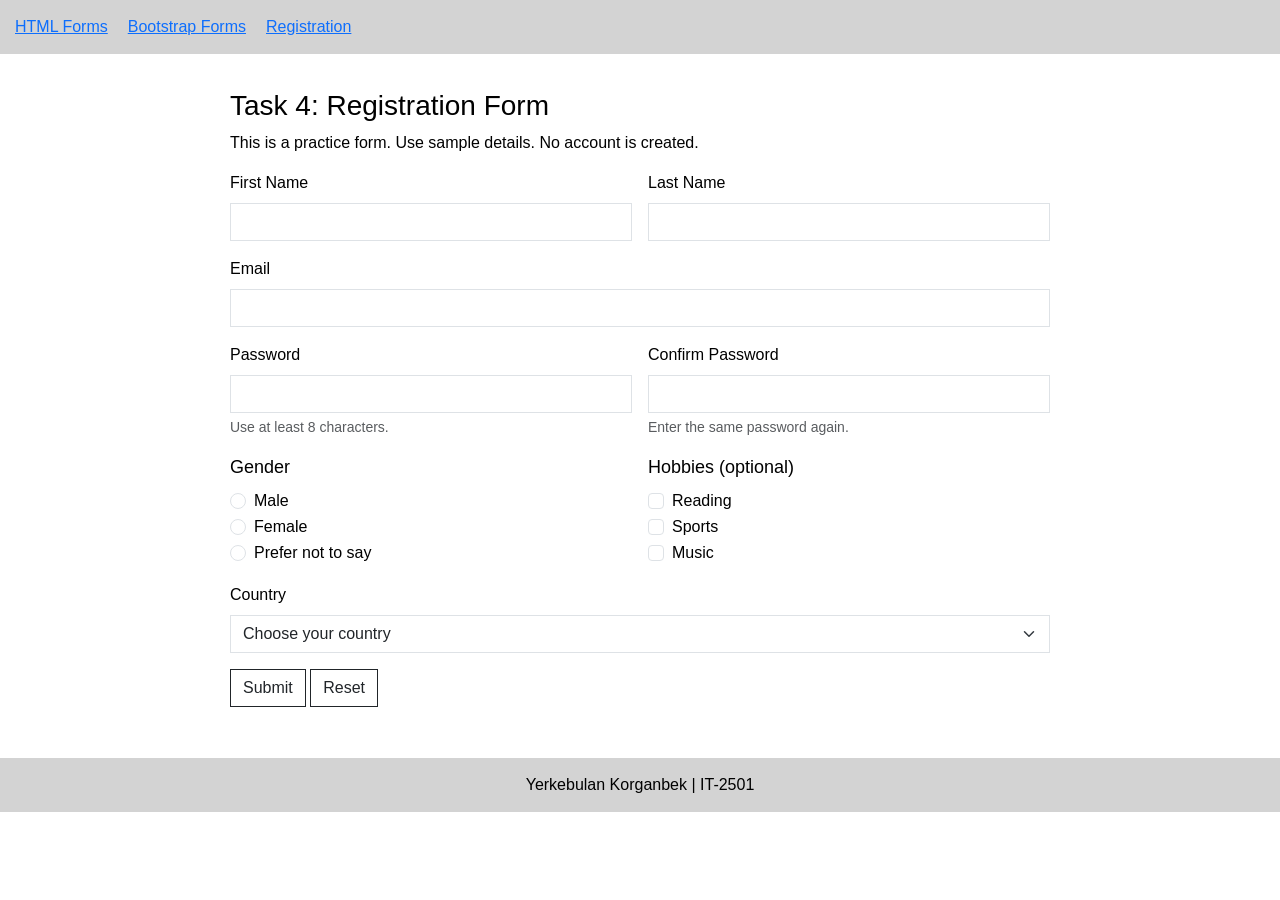
<file: assignment4/registration.html>
<!DOCTYPE html>
<html lang="en">
<head>
    <meta charset="UTF-8">
    <meta name="viewport" content="width=device-width, initial-scale=1.0">
    <title>Assignment 4 - Registration</title>
    <link rel="stylesheet" href="css/bootstrap.min.css">
    <link rel="stylesheet" href="style.css">
</head>
<body>
    <header>
        <nav>
            <a href="index.html">HTML Forms</a>
            <a href="bootstrap.html">Bootstrap Forms</a>
            <a href="registration.html">Registration</a>
        </nav>
    </header>
    <main class="page" id="task4">
        <h1>Task 4: Registration Form</h1>
        <p>This is a practice form. Use sample details. No account is created.</p>
        <form id="registration-form" class="row g-3" action="complete.html" method="get">
            <div class="col-12 col-md-6">
                <label for="first-name" class="form-label">First Name</label>
                <input id="first-name" name="firstName" type="text" class="form-control" maxlength="50" required aria-describedby="first-error first-good">
                <div id="first-error" class="invalid-feedback">Enter your first name.</div>
                <div id="first-good" class="valid-feedback">Looks good!</div>
            </div>
            <div class="col-12 col-md-6">
                <label for="last-name" class="form-label">Last Name</label>
                <input id="last-name" name="lastName" type="text" class="form-control" maxlength="50" required aria-describedby="last-error last-good">
                <div id="last-error" class="invalid-feedback">Enter your last name.</div>
                <div id="last-good" class="valid-feedback">Looks good!</div>
            </div>
            <div class="col-12">
                <label for="register-email" class="form-label">Email</label>
                <input id="register-email" name="email" type="email" class="form-control" required aria-describedby="email-error email-good">
                <div id="email-error" class="invalid-feedback">Enter a valid email address.</div>
                <div id="email-good" class="valid-feedback">Looks good!</div>
            </div>
            <div class="col-12 col-md-6">
                <label for="password" class="form-label">Password</label>
                <input id="password" type="password" class="form-control" minlength="8" required aria-describedby="password-help password-error password-good">
                <div id="password-help" class="form-text">Use at least 8 characters.</div>
                <div id="password-error" class="invalid-feedback">Use at least 8 characters.</div>
                <div id="password-good" class="valid-feedback">Looks good!</div>
            </div>
            <div class="col-12 col-md-6">
                <label for="confirm-password" class="form-label">Confirm Password</label>
                <input id="confirm-password" type="password" class="form-control" minlength="8" required aria-describedby="confirm-help confirm-error confirm-good">
                <div id="confirm-help" class="form-text">Enter the same password again.</div>
                <div id="confirm-error" class="invalid-feedback">Use at least 8 characters and match your password.</div>
                <div id="confirm-good" class="valid-feedback">Passwords match.</div>
            </div>
            <fieldset class="col-12 col-md-6">
                <legend>Gender</legend>
                <div class="form-check">
                    <input id="male" name="gender" value="male" type="radio" class="form-check-input" required aria-describedby="gender-error">
                    <label for="male" class="form-check-label">Male</label>
                </div>
                <div class="form-check">
                    <input id="female" name="gender" value="female" type="radio" class="form-check-input" required aria-describedby="gender-error">
                    <label for="female" class="form-check-label">Female</label>
                </div>
                <div class="form-check">
                    <input id="not-specified" name="gender" value="not-specified" type="radio" class="form-check-input" required aria-describedby="gender-error">
                    <label for="not-specified" class="form-check-label">Prefer not to say</label>
                    <div id="gender-error" class="invalid-feedback">Choose one option.</div>
                    <div class="valid-feedback">Option selected.</div>
                </div>
            </fieldset>
            <fieldset class="col-12 col-md-6">
                <legend>Hobbies (optional)</legend>
                <div class="form-check">
                    <input id="reading" name="hobbies" value="reading" type="checkbox" class="form-check-input">
                    <label for="reading" class="form-check-label">Reading</label>
                </div>
                <div class="form-check">
                    <input id="sports" name="hobbies" value="sports" type="checkbox" class="form-check-input">
                    <label for="sports" class="form-check-label">Sports</label>
                </div>
                <div class="form-check">
                    <input id="music" name="hobbies" value="music" type="checkbox" class="form-check-input">
                    <label for="music" class="form-check-label">Music</label>
                </div>
            </fieldset>
            <div class="col-12">
                <label for="country" class="form-label">Country</label>
                <select id="country" name="country" class="form-select" required aria-describedby="country-error country-good">
                    <option value="">Choose your country</option>
                    <option value="KZ">Kazakhstan</option>
                    <option value="UZ">Uzbekistan</option>
                    <option value="KG">Kyrgyzstan</option>
                    <option value="other">Other</option>
                </select>
                <div id="country-error" class="invalid-feedback">Choose a country.</div>
                <div id="country-good" class="valid-feedback">Looks good!</div>
            </div>
            <div class="col-12">
                <button type="submit" class="btn btn-outline-dark">Submit</button>
                <button type="reset" class="btn btn-outline-dark">Reset</button>
                <p id="form-result" class="mt-3" role="status"></p>
            </div>
        </form>
    </main>
    <footer>Yerkebulan Korganbek | IT-2501</footer>
    <script src="registration.js"></script>
</body>
</html>
</file>
<file: assignment1/style.css>
body {
    margin: 0;
    background: lightgray;
    color: black;
    font-family: Arial, sans-serif;
}

.container {
    width: 90%;
    max-width: 1000px;
    margin: auto;
}

header {
    padding: 50px 0 30px;
}

h1, h2, h3 {
    font-family: Georgia, serif;
}

h1 {
    font-size: 3em;
}

h2 {
    color: blue;
}

p {
    line-height: 1.6;
}

a {
    color: blue;
    font-weight: bold;
}

.intro,
.two-columns {
    display: flex;
    gap: 25px;
    align-items: center;
}

.intro > div,
.two-columns > div {
    width: 50%;
}

.profile-card {
    padding: 15px;
    background: white;
    border: 1px solid gray;
}

.profile-card img {
    width: 100%;
    height: auto;
}

.box,
.layout-box,
.position-example,
.float-example {
    margin: 25px 0;
    padding: 25px;
    background: white;
    border: 1px solid gray;
}

.highlight {
    padding: 12px;
    background: lightyellow;
}

.mood {
    color: blue;
    font-weight: bold;
}

.button-link,
button {
    display: inline-block;
    margin: 8px 5px 8px 0;
    padding: 10px 15px;
    border: 0;
    background: orange;
    color: white;
    text-decoration: none;
    font-weight: bold;
}

table {
    width: 100%;
    border-collapse: collapse;
}

th,
td {
    padding: 12px;
    border: 1px solid gray;
    text-align: left;
}

th {
    background: blue;
    color: white;
}

.layout-box {
    background: black;
    color: white;
}

.layout-box a {
    color: white;
}

.menu {
    width: 25%;
    background: blue;
}

label {
    display: block;
    margin-top: 12px;
    font-weight: bold;
}

input {
    width: 95%;
    padding: 10px;
    margin-top: 5px;
}

input[type="color"] {
    width: 50px;
}

.position-example {
    position: relative;
    height: 140px;
}

.static,
.relative,
.absolute,
.left,
.right {
    display: inline-block;
    padding: 12px;
    background: lightyellow;
    font-weight: bold;
}

.relative {
    position: relative;
    top: 15px;
    left: 15px;
}

.absolute {
    position: absolute;
    right: 25px;
    bottom: 25px;
    background: blue;
    color: white;
}

.left {
    float: left;
}

.right {
    float: right;
    background: orange;
    color: white;
}

.clear {
    clear: both;
    padding-top: 30px;
}

footer {
    display: flex;
    justify-content: space-between;
    padding: 25px 0;
    border-top: 1px solid gray;
}

@media (max-width: 650px) {
    .intro,
    .two-columns {
        display: block;
    }

    .intro > div,
    .two-columns > div {
        width: auto;
        margin-bottom: 20px;
    }

    h1 {
        font-size: 2em;
    }
}
</file>
<file: assignment2/style.css>
* {
    box-sizing: border-box;
}

body {
    margin: 0;
    font-family: Arial;
    color: black;
    background: white;
}

a {
    color: blue;
}

.container {
    margin: 20px;
}

section {
    margin-bottom: 35px;
}

.navbar {
    display: flex;
    flex-wrap: wrap;
    justify-content: space-between;
    align-items: center;
    gap: 20px;
    padding: 20px;
    background: lightgray;
}

.logo {
    font-size: 24px;
}

.nav-links {
    display: flex;
    flex-wrap: wrap;
    gap: 20px;
    padding: 0;
    margin: 0;
    list-style: none;
}

.card-row {
    display: flex;
    flex-wrap: wrap;
    align-items: stretch;
    gap: 20px;
}

.card {
    flex-grow: 1;
    flex-basis: 250px;
    display: flex;
    flex-direction: column;
    padding: 15px;
    background: white;
    border: 1px solid black;
}

.card:hover {
    background: lightgray;
}

.card img {
    width: 100%;
}

.card p {
    flex-grow: 1;
}

button {
    padding: 10px;
    border: 1px solid black;
    background: lightgray;
    color: black;
    font-family: Arial;
    font-size: 16px;
}

.page-grid {
    display: grid;
    grid-template-columns: 1fr 2fr;
    grid-template-rows: auto 1fr auto;
    grid-template-areas:
        "header header"
        "sidebar main"
        "footer footer";
    gap: 15px;
}

.grid-header {
    grid-area: header;
    padding: 20px;
    background: lightgray;
}

.grid-sidebar {
    grid-area: sidebar;
    padding: 20px;
    background: lightgray;
}

.grid-sidebar a {
    display: block;
    margin-bottom: 10px;
}

.grid-main {
    grid-area: main;
    padding: 20px;
    background: white;
}

.grid-footer {
    grid-area: footer;
    padding: 20px;
    background: lightgray;
    text-align: center;
}

.gallery {
    display: grid;
    grid-template-columns: repeat(3, 1fr);
    grid-template-rows: repeat(3, 1fr);
    gap: 15px;
}

.photo {
    position: relative;
    margin: 0;
}

.gallery img {
    display: block;
    width: 100%;
}

.caption {
    display: none;
    position: absolute;
    bottom: 0;
    margin: 0;
    padding: 5px;
    background: white;
    color: black;
}

.photo:hover .caption {
    display: block;
}

.portfolio-grid {
    display: grid;
    grid-template-columns: 2fr 1fr;
    gap: 25px;
    align-items: start;
}

.project-card {
    display: flex;
    flex-direction: column;
    gap: 10px;
    margin-bottom: 20px;
    padding: 20px;
    background: white;
    border: 1px solid black;
}

.project-card h2, .project-card p {
    margin: 0 0 10px;
}

.about {
    padding: 20px;
    background: lightgray;
}

.site-footer {
    padding: 20px;
    background: lightgray;
    color: black;
    text-align: center;
}
</file>
<file: assignment3/style.css>
* {
    box-sizing: border-box;
}

body {
    margin: 0;
    font-family: Arial, sans-serif;
    color: black;
    background-color: white;
}

h1 {
    font-size: 24px;
}

h2 {
    font-size: 20px;
}

h3 {
    font-size: 18px;
}

p {
    font-size: 16px;
}

.page {
    padding: 15px;
}

section {
    margin-bottom: 25px;
}

.simple-header, .navbar, footer {
    padding: 15px;
    background-color: lightgray;
}

.simple-nav {
    display: flex;
    flex-wrap: wrap;
    gap: 15px;
}

.boxes {
    display: grid;
    grid-template-columns: 1fr;
    gap: 15px;
}

.box {
    padding: 15px;
    border: 1px solid black;
    background-color: lightgray;
}

.card {
    border: 1px solid black;
    border-radius: 0;
}

.btn {
    border-radius: 0;
}

.extra-info {
    display: none;
}

footer {
    text-align: center;
}

@media (min-width: 768px) {
    h1 {
        font-size: 30px;
    }

    h2 {
        font-size: 24px;
    }

    h3 {
        font-size: 20px;
    }

    p {
        font-size: 18px;
    }

    .page {
        padding: 20px;
    }

    .boxes {
        grid-template-columns: repeat(2, 1fr);
    }

    .extra-info {
        display: block;
    }
}

@media (min-width: 992px) {
    h1 {
        font-size: 36px;
    }

    h2 {
        font-size: 28px;
    }

    h3 {
        font-size: 22px;
    }

    p {
        font-size: 20px;
    }

    .page {
        padding: 30px;
    }

    .boxes {
        grid-template-columns: repeat(3, 1fr);
    }
}
</file>
<file: assignment4/style.css>
* {
    box-sizing: border-box;
}

body {
    margin: 0;
    font-family: Arial, sans-serif;
    color: black;
    background-color: white;
}

header, footer {
    padding: 15px;
    background-color: lightgray;
}

nav {
    display: flex;
    flex-wrap: wrap;
    gap: 20px;
}

.page {
    max-width: 850px;
    margin: 20px auto;
    padding: 15px;
}

h1 {
    font-size: 28px;
}

h2 {
    font-size: 22px;
}

section {
    margin-bottom: 35px;
}

.basic-form label, .basic-form small {
    display: block;
    margin-bottom: 5px;
}

.basic-form input, .basic-form textarea {
    display: block;
    width: 100%;
    padding: 8px;
    margin-bottom: 12px;
    font: inherit;
    border: 1px solid gray;
}

button {
    padding: 8px 15px;
    font: inherit;
    color: black;
    background-color: lightgray;
    border: 1px solid black;
}

.form-control, .form-select, .btn {
    border-radius: 0;
}

legend {
    font-size: 18px;
}

footer {
    text-align: center;
}
</file>
<file: assignment5/style.css>
body {
    margin: 0;
    font-family: Arial, sans-serif;
    color: black;
    background-color: white;
}

header, footer {
    padding: 15px;
    background-color: lightgray;
    text-align: center;
}

main {
    max-width: 750px;
    margin: auto;
    padding: 15px;
}

h1 {
    font-size: 28px;
}

h2 {
    font-size: 22px;
}

section {
    margin-bottom: 20px;
    padding: 15px;
    border: 1px solid gray;
    overflow-wrap: anywhere;
}

label {
    display: block;
    margin-bottom: 5px;
}

input {
    display: block;
    box-sizing: border-box;
    width: 100%;
    max-width: 350px;
    padding: 8px;
    margin-bottom: 12px;
    font-family: Arial, sans-serif;
    font-size: 16px;
    border: 1px solid gray;
}

button {
    padding: 8px;
    margin-bottom: 5px;
    font-family: Arial, sans-serif;
    font-size: 16px;
    color: black;
    background-color: lightgray;
    border: 1px solid black;
    cursor: pointer;
}
</file>
<file: assignment6/style.css>
body {
    margin: 0;
    font-family: Arial, sans-serif;
    color: black;
    background-color: white;
}

header, footer {
    padding: 15px;
    background-color: lightgray;
    text-align: center;
}

main {
    max-width: 800px;
    margin: auto;
    padding: 15px;
}

h1 {
    font-size: 28px;
}

section {
    margin-bottom: 20px;
    padding: 15px;
    border: 1px solid gray;
    overflow-wrap: anywhere;
}

button, input {
    padding: 8px;
    margin-bottom: 8px;
    font-family: Arial, sans-serif;
    font-size: 16px;
    border: 1px solid gray;
}

button {
    color: black;
    background-color: lightgray;
    cursor: pointer;
}

label, input {
    display: block;
}

input {
    box-sizing: border-box;
    width: 100%;
    max-width: 350px;
}

.gallery {
    display: flex;
    flex-wrap: wrap;
    gap: 15px;
}

figure {
    width: 300px;
    max-width: 100%;
    margin: 0;
}

.gallery-image {
    display: block;
    width: 100%;
}

figcaption {
    margin-top: 8px;
}

.panel {
    display: none;
    padding: 10px;
    border: 1px solid gray;
}

.bar-track {
    height: 25px;
    margin-bottom: 15px;
    background-color: lightgray;
}

.skill-bar {
    width: 0;
    height: 25px;
    background-color: gray;
}
</file>
